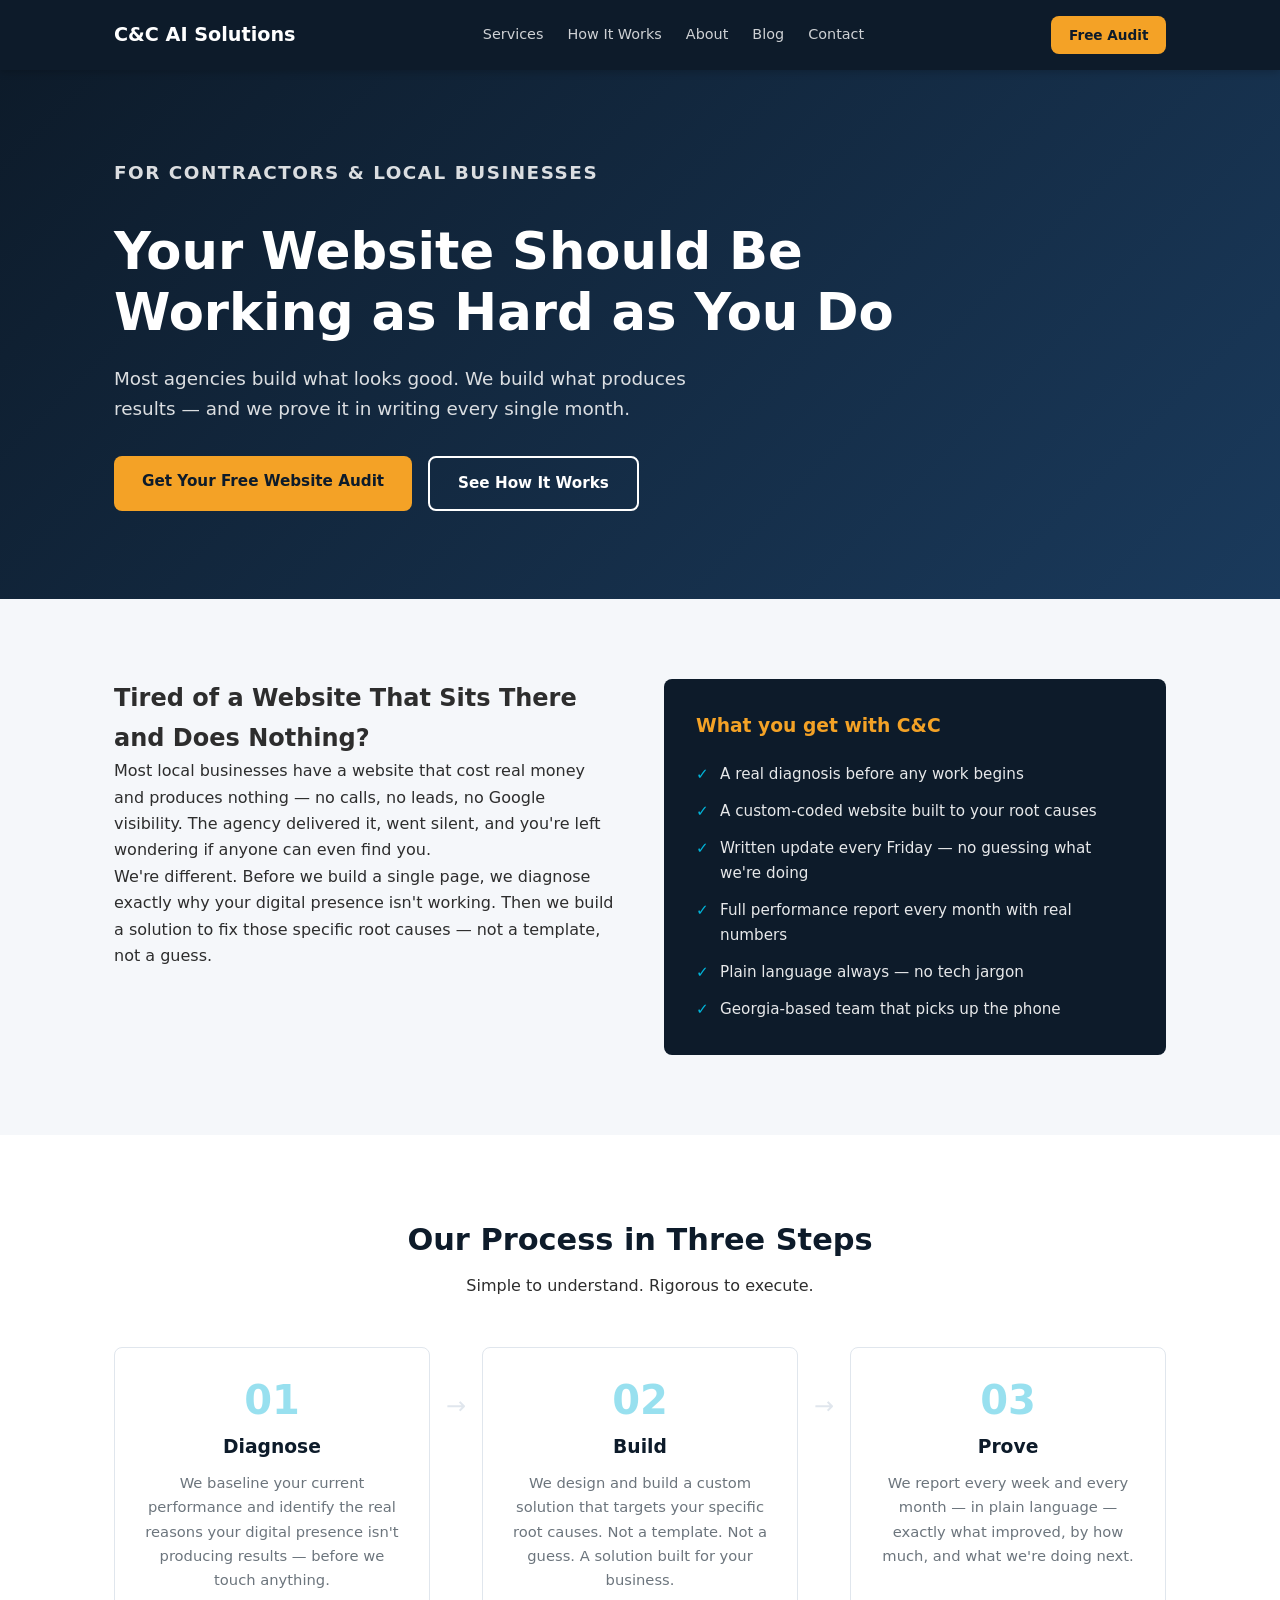
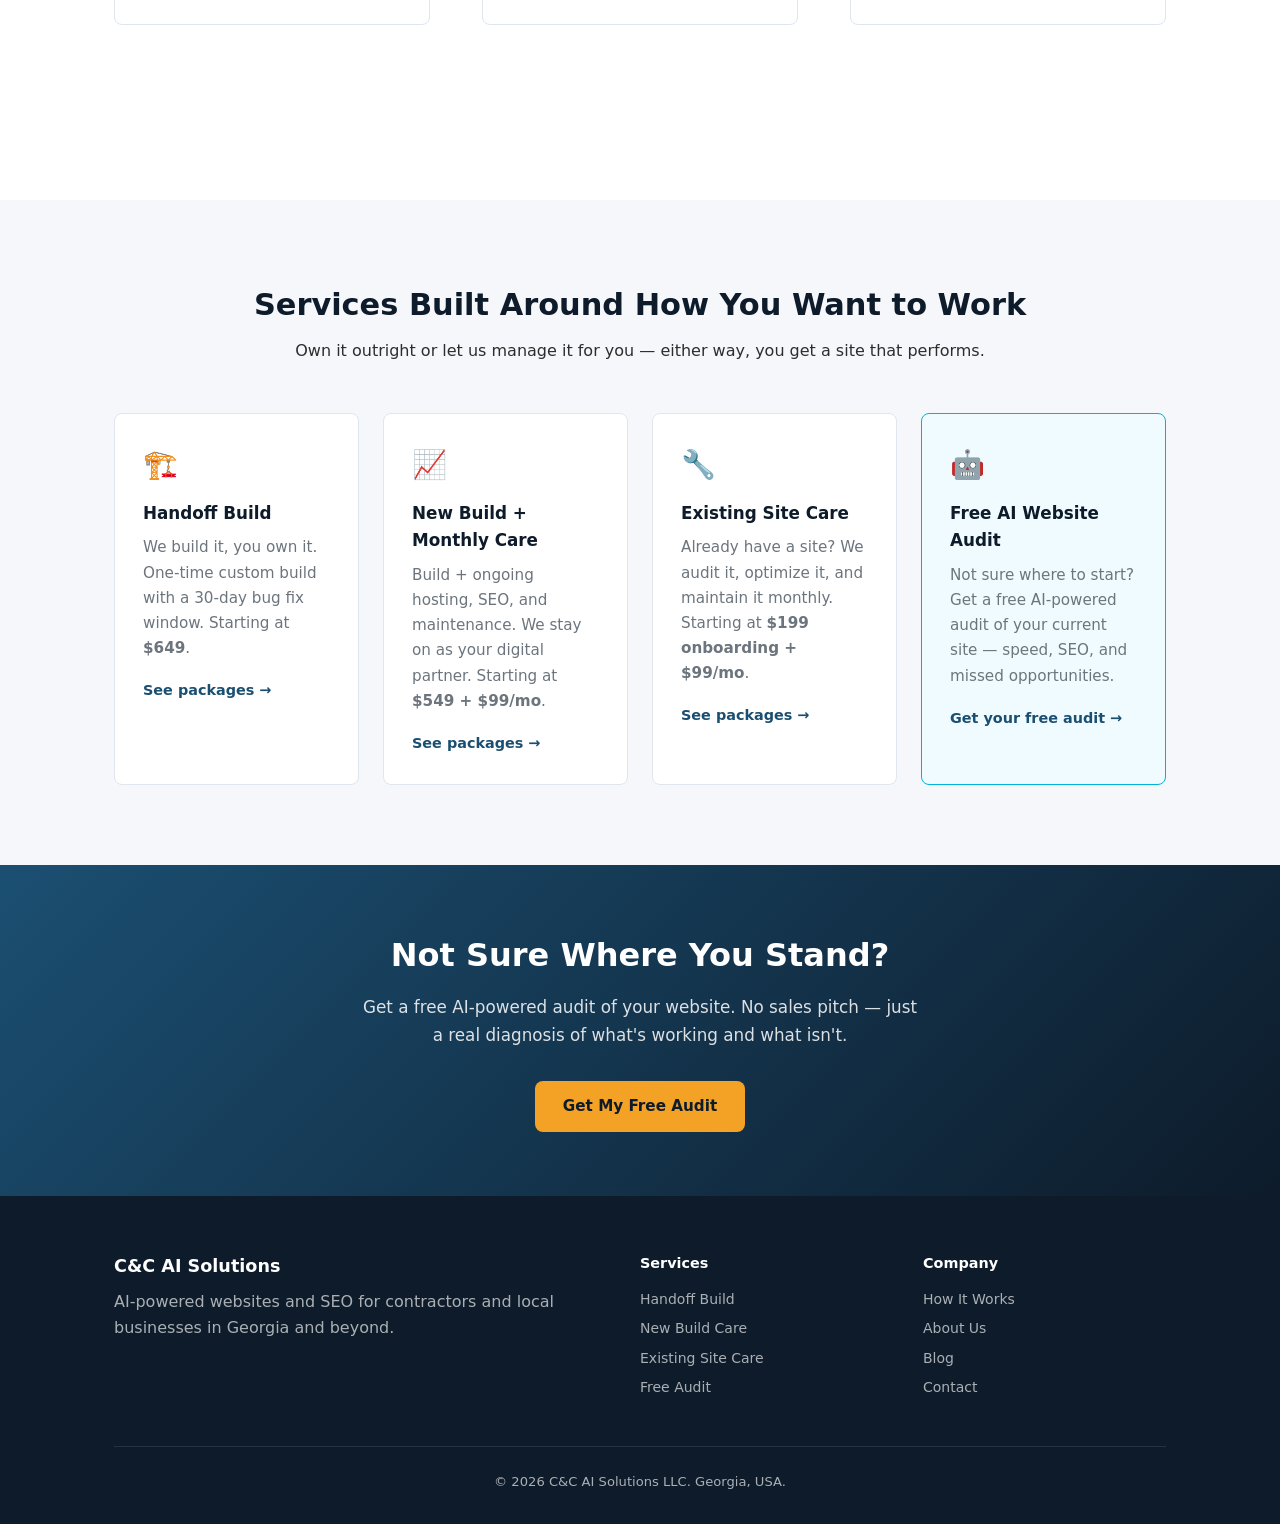
<file: index.html>
<!DOCTYPE html>
<html lang="en">
<head>
  <meta charset="UTF-8" />
  <meta name="viewport" content="width=device-width, initial-scale=1.0" />
  <meta name="description" content="C&C AI Solutions — AI-powered website builds, SEO, and digital marketing for contractors and local businesses in Georgia. Get your free website audit today." />
  <meta property="og:title" content="C&C AI Solutions — Websites That Produce Results" />
  <meta property="og:description" content="We diagnose before we build, prove results in writing every month, and serve local businesses that deserve serious digital work." />
  <meta property="og:url" content="https://cncaisolutions.com/" />
  <title>C&C AI Solutions — Websites That Produce Results</title>
  <link rel="stylesheet" href="style.css" />
</head>

  <header class="site-header">
    <div class="container">
      <a href="index.html" class="logo">C&amp;C AI Solutions</a>
      <nav id="main-nav">
        <a href="services.html">Services</a>
        <a href="process.html">How It Works</a>
        <a href="about.html">About</a>
        <a href="blog.html">Blog</a>
        <a href="contact.html">Contact</a>
        <a href="audit.html" class="btn btn-sm nav-audit">Free Audit</a>
      </nav>
      <div class="header-right">
        <a href="audit.html" class="btn btn-sm desktop-audit">Free Audit</a>
        <button class="hamburger" id="hamburger" aria-label="Open menu" aria-expanded="false">
          <span></span><span></span><span></span>
        </button>
      </div>
    </div>
  </header>

  <main>

    <!-- Hero -->
    <section class="hero">
      <div class="container">
        <p class="hero-eyebrow">For Contractors &amp; Local Businesses</p>
        <h1>Your Website Should Be<br>Working as Hard as You Do</h1>
        <p>Most agencies build what looks good. We build what produces results — and we prove it in writing every single month.</p>
        <div class="hero-ctas">
          <a href="audit.html" class="btn">Get Your Free Website Audit</a>
          <a href="process.html" class="btn btn-outline">See How It Works</a>
        </div>
      </div>
    </section>

    <!-- Problem/Solution -->
    <section class="section section-alt">
      <div class="container">
        <div class="two-col">
          <div>
            <h2>Tired of a Website That Sits There and Does Nothing?</h2>
            <p>Most local businesses have a website that cost real money and produces nothing — no calls, no leads, no Google visibility. The agency delivered it, went silent, and you're left wondering if anyone can even find you.</p>
            <p>We're different. Before we build a single page, we diagnose exactly why your digital presence isn't working. Then we build a solution to fix those specific root causes — not a template, not a guess.</p>
          </div>
          <div class="checklist-card">
            <h3>What you get with C&amp;C</h3>
            <ul class="checklist">
              <li>A real diagnosis before any work begins</li>
              <li>A custom-coded website built to your root causes</li>
              <li>Written update every Friday — no guessing what we're doing</li>
              <li>Full performance report every month with real numbers</li>
              <li>Plain language always — no tech jargon</li>
              <li>Georgia-based team that picks up the phone</li>
            </ul>
          </div>
        </div>
      </div>
    </section>

    <!-- 3-Step Process -->
    <section class="section">
      <div class="container">
        <div class="section-header">
          <h2>Our Process in Three Steps</h2>
          <p class="lead">Simple to understand. Rigorous to execute.</p>
        </div>
        <div class="steps">
          <div class="step">
            <div class="step-number">01</div>
            <h3>Diagnose</h3>
            <p>We baseline your current performance and identify the real reasons your digital presence isn't producing results — before we touch anything.</p>
          </div>
          <div class="step-arrow">→</div>
          <div class="step">
            <div class="step-number">02</div>
            <h3>Build</h3>
            <p>We design and build a custom solution that targets your specific root causes. Not a template. Not a guess. A solution built for your business.</p>
          </div>
          <div class="step-arrow">→</div>
          <div class="step">
            <div class="step-number">03</div>
            <h3>Prove</h3>
            <p>We report every week and every month — in plain language — exactly what improved, by how much, and what we're doing next.</p>
          </div>
        </div>
        <div style="text-align:center;margin-top:2.5rem;">
          <a href="process.html" class="btn btn-outline">See the Full Process</a>
        </div>
      </div>
    </section>

    <!-- Services Overview -->
    <section class="section section-alt">
      <div class="container">
        <div class="section-header">
          <h2>Services Built Around How You Want to Work</h2>
          <p class="lead">Own it outright or let us manage it for you — either way, you get a site that performs.</p>
        </div>
        <div class="card-grid">
          <div class="card">
            <div class="card-icon">🏗️</div>
            <h3>Handoff Build</h3>
            <p>We build it, you own it. One-time custom build with a 30-day bug fix window. Starting at <strong>$649</strong>.</p>
            <a href="services.html#handoff" class="card-link">See packages →</a>
          </div>
          <div class="card">
            <div class="card-icon">📈</div>
            <h3>New Build + Monthly Care</h3>
            <p>Build + ongoing hosting, SEO, and maintenance. We stay on as your digital partner. Starting at <strong>$549 + $99/mo</strong>.</p>
            <a href="services.html#subscription" class="card-link">See packages →</a>
          </div>
          <div class="card">
            <div class="card-icon">🔧</div>
            <h3>Existing Site Care</h3>
            <p>Already have a site? We audit it, optimize it, and maintain it monthly. Starting at <strong>$199 onboarding + $99/mo</strong>.</p>
            <a href="services.html#existing" class="card-link">See packages →</a>
          </div>
          <div class="card card-accent">
            <div class="card-icon">🤖</div>
            <h3>Free AI Website Audit</h3>
            <p>Not sure where to start? Get a free AI-powered audit of your current site — speed, SEO, and missed opportunities.</p>
            <a href="audit.html" class="card-link">Get your free audit →</a>
          </div>
        </div>
      </div>
    </section>

    <!-- CTA Banner -->
    <section class="cta-banner">
      <div class="container">
        <h2>Not Sure Where You Stand?</h2>
        <p>Get a free AI-powered audit of your website. No sales pitch — just a real diagnosis of what's working and what isn't.</p>
        <a href="audit.html" class="btn">Get My Free Audit</a>
      </div>
    </section>

  </main>

  <footer class="site-footer">
    <div class="container">
      <div class="footer-grid">
        <div>
          <p class="footer-brand">C&amp;C AI Solutions</p>
          <p>AI-powered websites and SEO for contractors and local businesses in Georgia and beyond.</p>
        </div>
        <div>
          <p class="footer-heading">Services</p>
          <a href="services.html#handoff">Handoff Build</a>
          <a href="services.html#subscription">New Build Care</a>
          <a href="services.html#existing">Existing Site Care</a>
          <a href="audit.html">Free Audit</a>
        </div>
        <div>
          <p class="footer-heading">Company</p>
          <a href="process.html">How It Works</a>
          <a href="about.html">About Us</a>
          <a href="blog.html">Blog</a>
          <a href="contact.html">Contact</a>
        </div>
      </div>
      <p class="footer-copy">&copy; 2026 C&amp;C AI Solutions LLC. Georgia, USA.</p>
    </div>
  </footer>

  <script src="nav.js"></script>
</body>
</html>
</file>
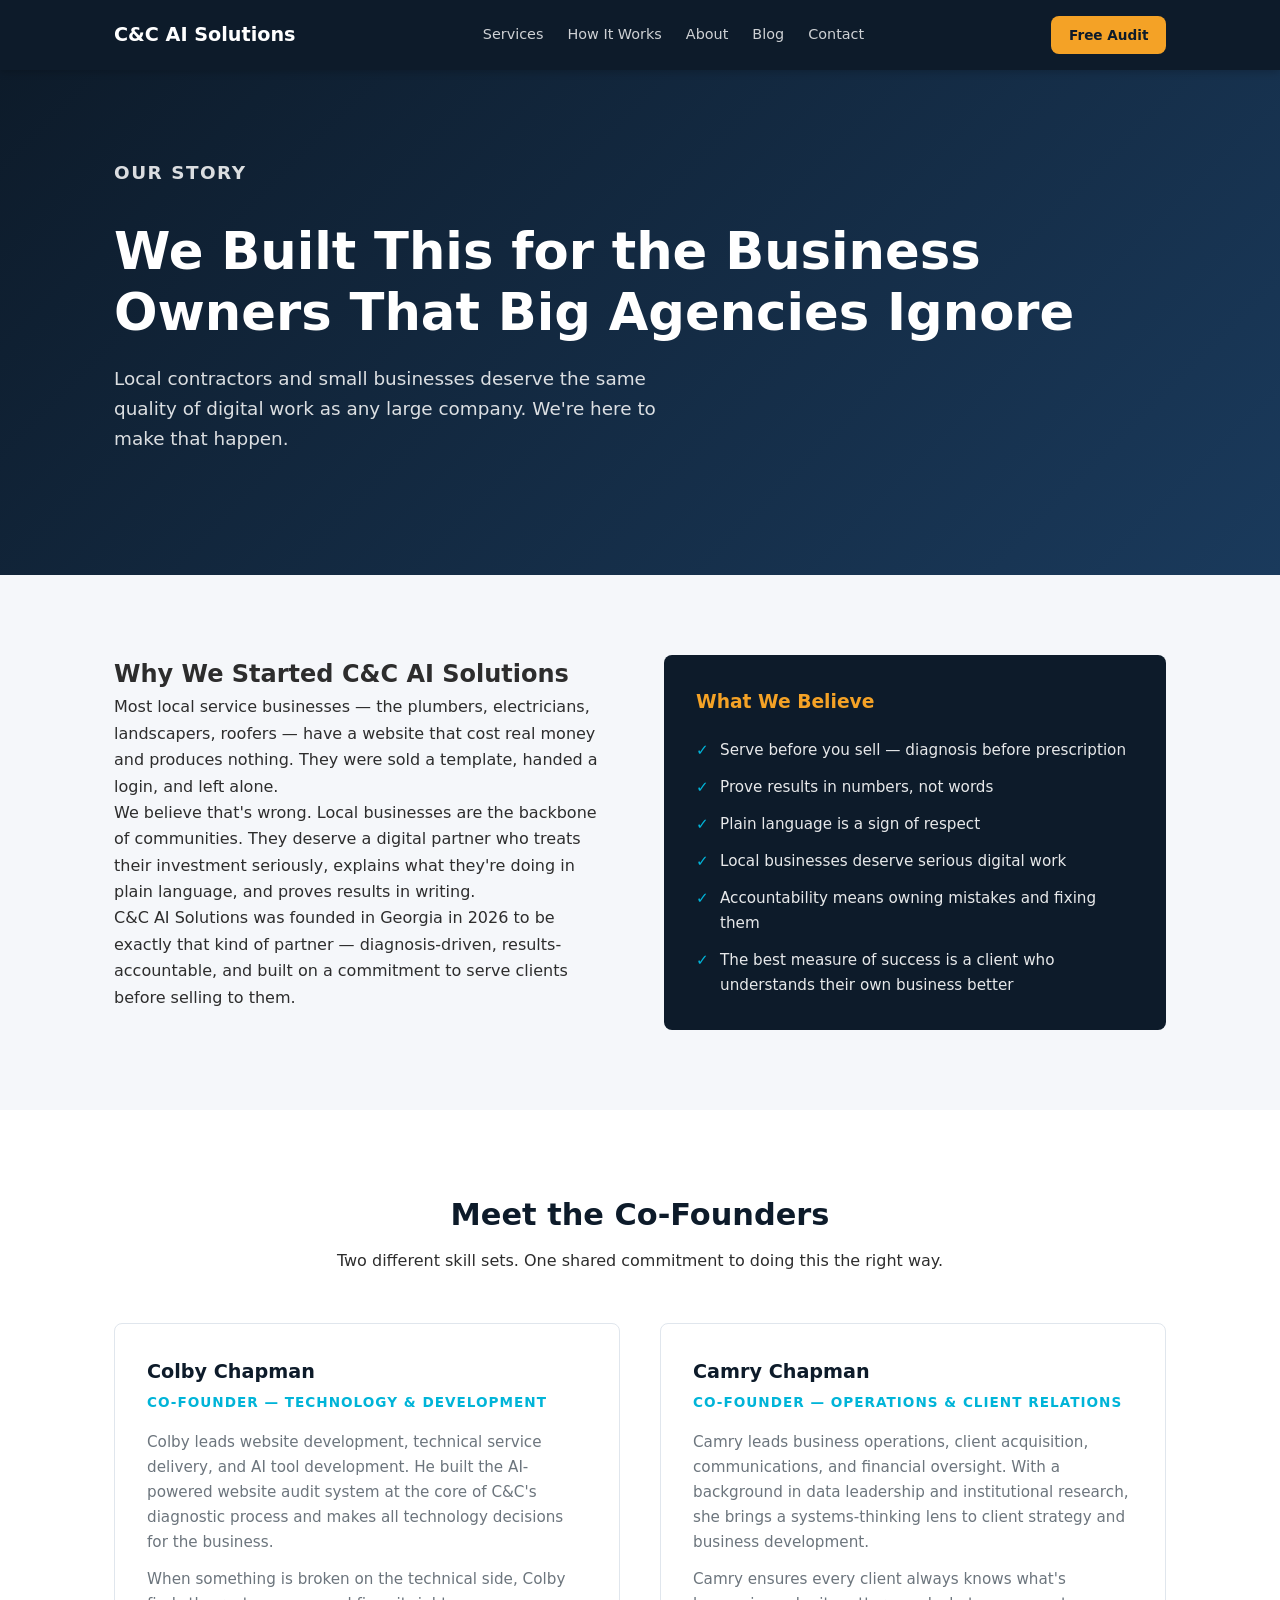
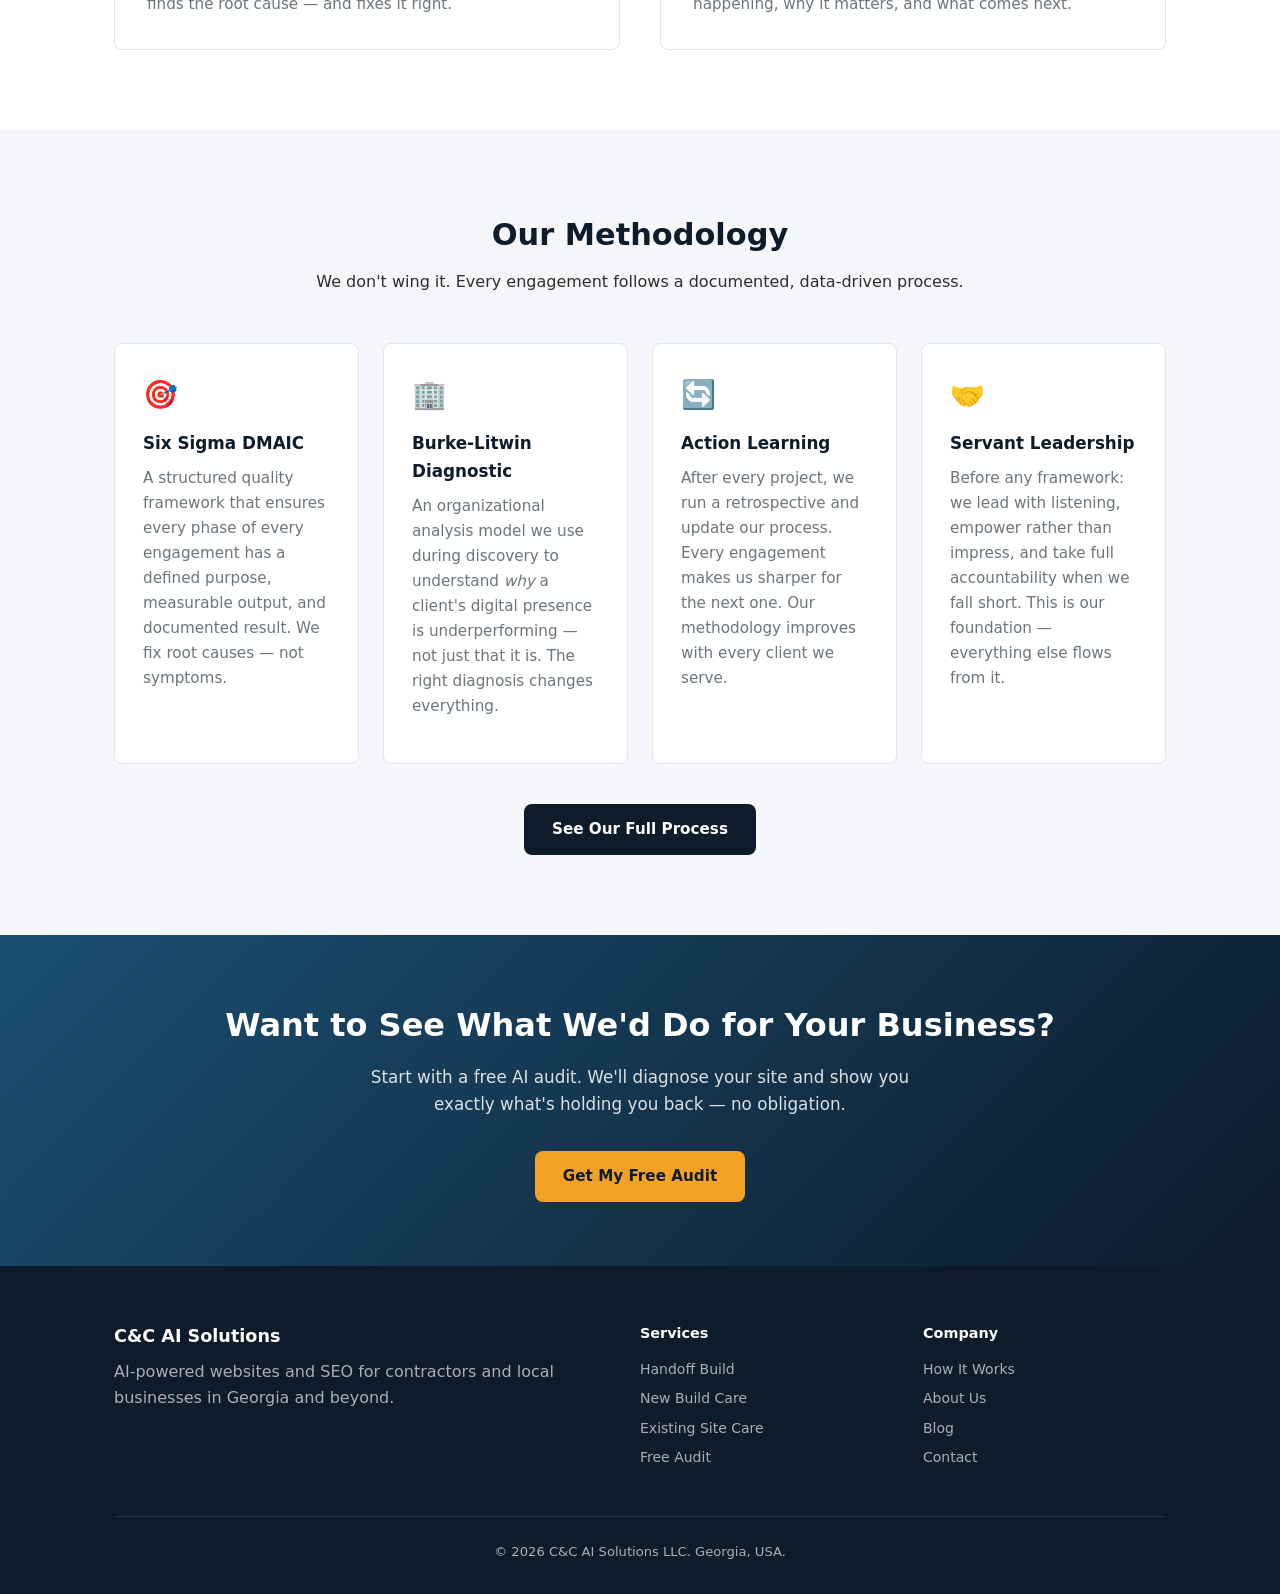
<file: about.html>
<!DOCTYPE html>
<html lang="en">
<head>
  <meta charset="UTF-8" />
  <meta name="viewport" content="width=device-width, initial-scale=1.0" />
  <meta name="description" content="About C&C AI Solutions — a Georgia-based AI and web development company founded by Colby and Camry Chapman." />
  <title>About | C&C AI Solutions</title>
  <link rel="stylesheet" href="style.css" />
</head>
<body>

  <header class="site-header">
    <div class="container">
      <a href="index.html" class="logo">C&amp;C AI Solutions</a>
      <nav id="main-nav">
        <a href="services.html">Services</a>
        <a href="process.html">How It Works</a>
        <a href="about.html">About</a>
        <a href="blog.html">Blog</a>
        <a href="contact.html">Contact</a>
        <a href="audit.html" class="btn btn-sm nav-audit">Free Audit</a>
      </nav>
      <div class="header-right">
        <a href="audit.html" class="btn btn-sm desktop-audit">Free Audit</a>
        <button class="hamburger" id="hamburger" aria-label="Open menu" aria-expanded="false">
          <span></span><span></span><span></span>
        </button>
      </div>
    </div>
  </header>

  <main>

    <section class="hero">
      <div class="container">
        <p class="hero-eyebrow">Our Story</p>
        <h1>We Built This for the Business Owners That Big Agencies Ignore</h1>
        <p>Local contractors and small businesses deserve the same quality of digital work as any large company. We're here to make that happen.</p>
      </div>
    </section>

    <!-- Mission -->
    <section class="section section-alt">
      <div class="container">
        <div class="two-col">
          <div>
            <h2>Why We Started C&amp;C AI Solutions</h2>
            <p>Most local service businesses — the plumbers, electricians, landscapers, roofers — have a website that cost real money and produces nothing. They were sold a template, handed a login, and left alone.</p>
            <p>We believe that's wrong. Local businesses are the backbone of communities. They deserve a digital partner who treats their investment seriously, explains what they're doing in plain language, and proves results in writing.</p>
            <p>C&amp;C AI Solutions was founded in Georgia in 2026 to be exactly that kind of partner — diagnosis-driven, results-accountable, and built on a commitment to serve clients before selling to them.</p>
          </div>
          <div class="checklist-card">
            <h3>What We Believe</h3>
            <ul class="checklist">
              <li>Serve before you sell — diagnosis before prescription</li>
              <li>Prove results in numbers, not words</li>
              <li>Plain language is a sign of respect</li>
              <li>Local businesses deserve serious digital work</li>
              <li>Accountability means owning mistakes and fixing them</li>
              <li>The best measure of success is a client who understands their own business better</li>
            </ul>
          </div>
        </div>
      </div>
    </section>

    <!-- Founders -->
    <section class="section">
      <div class="container">
        <div class="section-header">
          <h2>Meet the Co-Founders</h2>
          <p class="lead">Two different skill sets. One shared commitment to doing this the right way.</p>
        </div>
        <div class="founder-grid">

          <div class="founder-card">
            <h3>Colby Chapman</h3>
            <p class="founder-role">Co-Founder — Technology &amp; Development</p>
            <p>Colby leads website development, technical service delivery, and AI tool development. He built the AI-powered website audit system at the core of C&amp;C's diagnostic process and makes all technology decisions for the business.</p>
            <p style="margin-top:0.75rem;">When something is broken on the technical side, Colby finds the root cause — and fixes it right.</p>
          </div>

          <div class="founder-card">
            <h3>Camry Chapman</h3>
            <p class="founder-role">Co-Founder — Operations &amp; Client Relations</p>
            <p>Camry leads business operations, client acquisition, communications, and financial oversight. With a background in data leadership and institutional research, she brings a systems-thinking lens to client strategy and business development.</p>
            <p style="margin-top:0.75rem;">Camry ensures every client always knows what's happening, why it matters, and what comes next.</p>
          </div>

        </div>
      </div>
    </section>

    <!-- Methodology teaser -->
    <section class="section section-alt">
      <div class="container">
        <div class="section-header">
          <h2>Our Methodology</h2>
          <p class="lead">We don't wing it. Every engagement follows a documented, data-driven process.</p>
        </div>
        <div class="card-grid">
          <div class="card">
            <div class="card-icon">🎯</div>
            <h3>Six Sigma DMAIC</h3>
            <p>A structured quality framework that ensures every phase of every engagement has a defined purpose, measurable output, and documented result. We fix root causes — not symptoms.</p>
          </div>
          <div class="card">
            <div class="card-icon">🏢</div>
            <h3>Burke-Litwin Diagnostic</h3>
            <p>An organizational analysis model we use during discovery to understand <em>why</em> a client's digital presence is underperforming — not just that it is. The right diagnosis changes everything.</p>
          </div>
          <div class="card">
            <div class="card-icon">🔄</div>
            <h3>Action Learning</h3>
            <p>After every project, we run a retrospective and update our process. Every engagement makes us sharper for the next one. Our methodology improves with every client we serve.</p>
          </div>
          <div class="card">
            <div class="card-icon">🤝</div>
            <h3>Servant Leadership</h3>
            <p>Before any framework: we lead with listening, empower rather than impress, and take full accountability when we fall short. This is our foundation — everything else flows from it.</p>
          </div>
        </div>
        <div style="text-align:center;margin-top:2.5rem;">
          <a href="process.html" class="btn btn-navy">See Our Full Process</a>
        </div>
      </div>
    </section>

    <section class="cta-banner">
      <div class="container">
        <h2>Want to See What We'd Do for Your Business?</h2>
        <p>Start with a free AI audit. We'll diagnose your site and show you exactly what's holding you back — no obligation.</p>
        <a href="audit.html" class="btn">Get My Free Audit</a>
      </div>
    </section>

  </main>

  <footer class="site-footer">
    <div class="container">
      <div class="footer-grid">
        <div>
          <p class="footer-brand">C&amp;C AI Solutions</p>
          <p>AI-powered websites and SEO for contractors and local businesses in Georgia and beyond.</p>
        </div>
        <div>
          <p class="footer-heading">Services</p>
          <a href="services.html#handoff">Handoff Build</a>
          <a href="services.html#subscription">New Build Care</a>
          <a href="services.html#existing">Existing Site Care</a>
          <a href="audit.html">Free Audit</a>
        </div>
        <div>
          <p class="footer-heading">Company</p>
          <a href="process.html">How It Works</a>
          <a href="about.html">About Us</a>
          <a href="blog.html">Blog</a>
          <a href="contact.html">Contact</a>
        </div>
      </div>
      <p class="footer-copy">&copy; 2026 C&amp;C AI Solutions LLC. Georgia, USA.</p>
    </div>
  </footer>

  <script src="nav.js"></script>
</body>
</html>
</file>
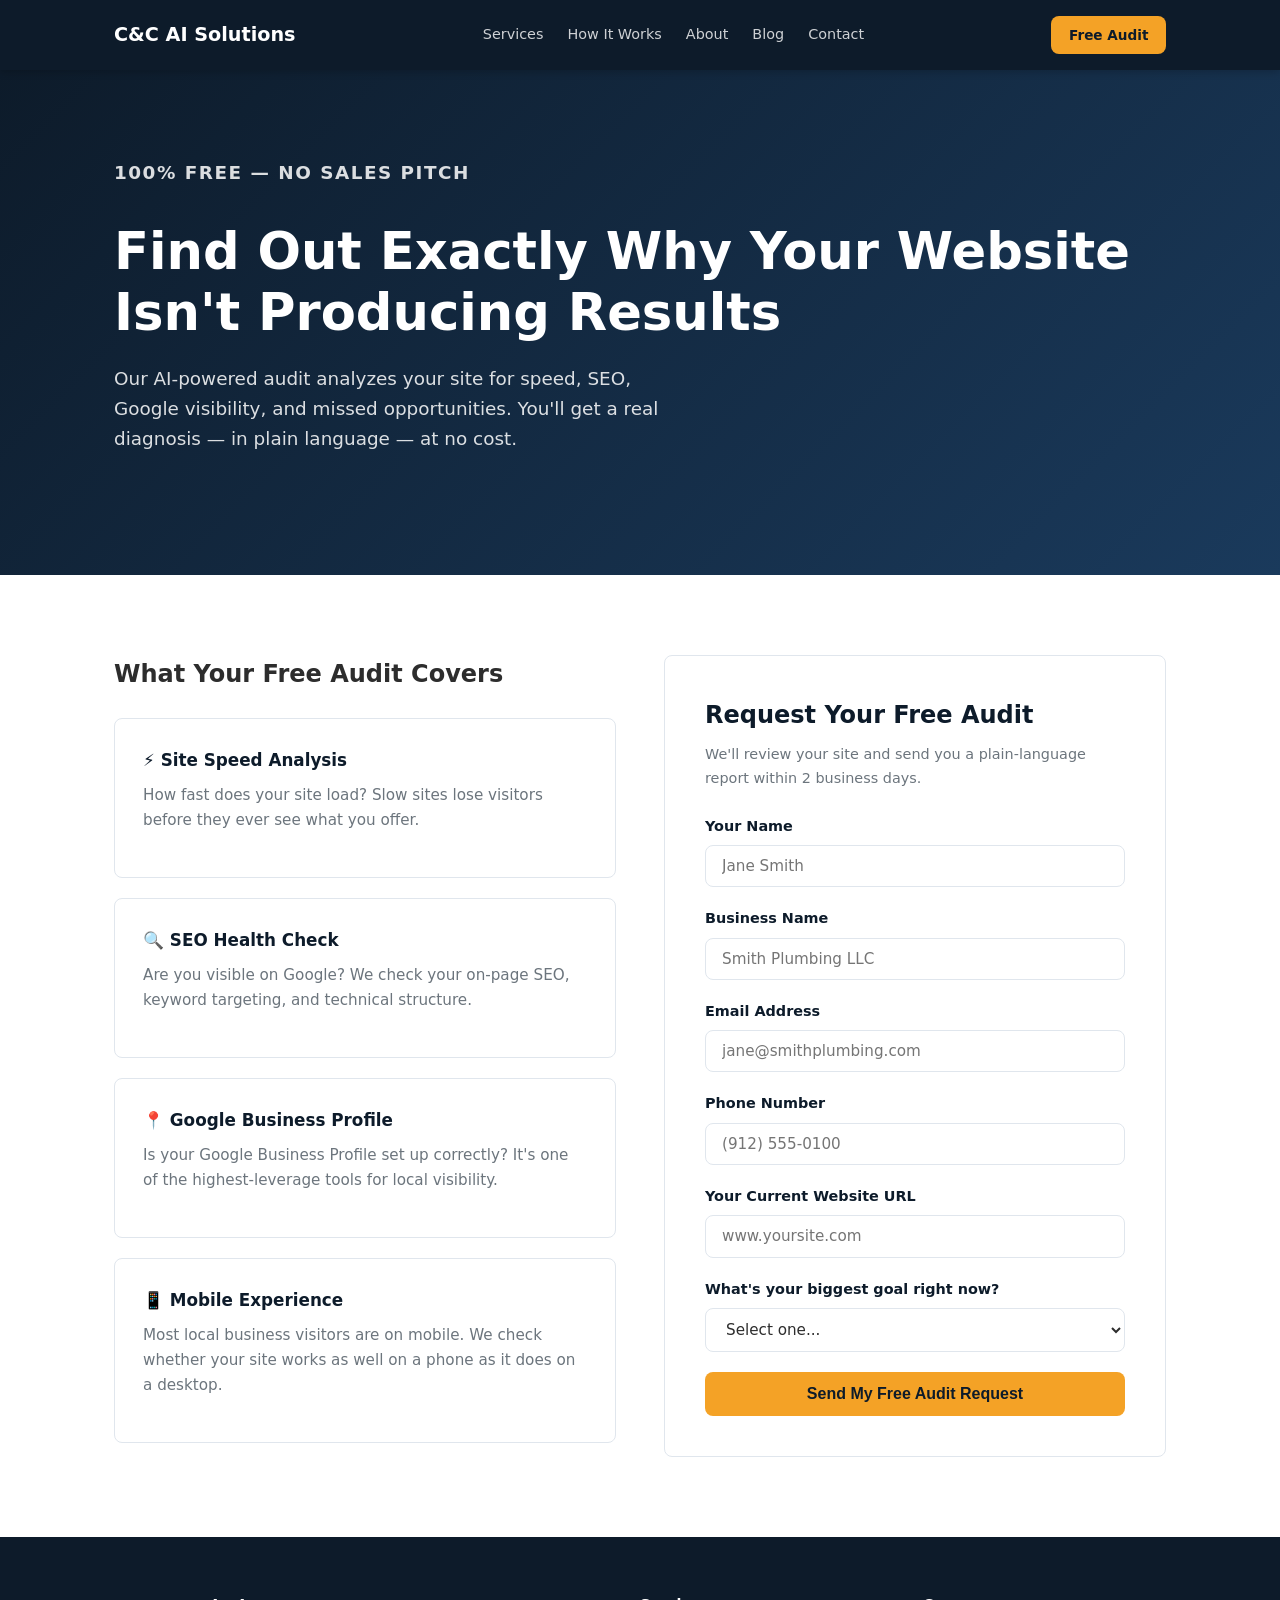
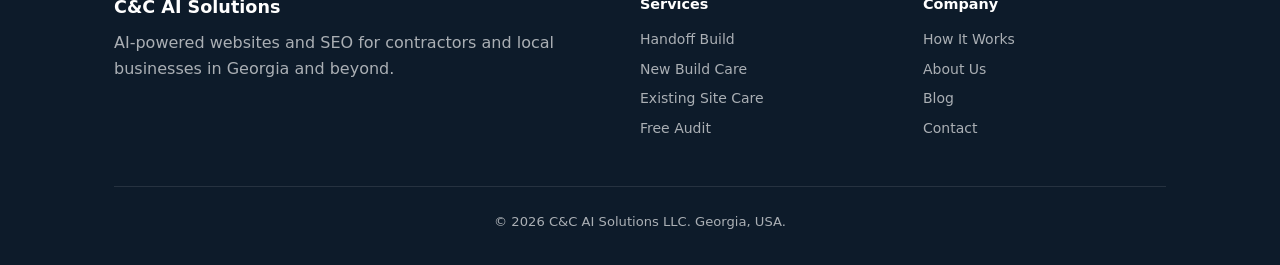
<file: audit.html>
<!DOCTYPE html>
<html lang="en">
<head>
  <meta charset="UTF-8" />
  <meta name="viewport" content="width=device-width, initial-scale=1.0" />
  <meta name="description" content="Get a free AI-powered website audit from C&C AI Solutions — speed, SEO, and missed opportunities diagnosed for free." />
  <title>Free Website Audit | C&C AI Solutions</title>
  <link rel="stylesheet" href="style.css" />
</head>
<body>

  <header class="site-header">
    <div class="container">
      <a href="index.html" class="logo">C&amp;C AI Solutions</a>
      <nav id="main-nav">
        <a href="services.html">Services</a>
        <a href="process.html">How It Works</a>
        <a href="about.html">About</a>
        <a href="blog.html">Blog</a>
        <a href="contact.html">Contact</a>
        <a href="audit.html" class="btn btn-sm nav-audit">Free Audit</a>
      </nav>
      <div class="header-right">
        <a href="audit.html" class="btn btn-sm desktop-audit">Free Audit</a>
        <button class="hamburger" id="hamburger" aria-label="Open menu" aria-expanded="false">
          <span></span><span></span><span></span>
        </button>
      </div>
    </div>
  </header>

  <main>

    <section class="hero">
      <div class="container">
        <p class="hero-eyebrow">100% Free — No Sales Pitch</p>
        <h1>Find Out Exactly Why Your Website Isn't Producing Results</h1>
        <p>Our AI-powered audit analyzes your site for speed, SEO, Google visibility, and missed opportunities. You'll get a real diagnosis — in plain language — at no cost.</p>
      </div>
    </section>

    <section class="section">
      <div class="container">
        <div class="two-col">

          <div>
            <h2>What Your Free Audit Covers</h2>
            <div style="margin-top:1.5rem;display:flex;flex-direction:column;gap:1.25rem;">
              <div class="card">
                <h3>⚡ Site Speed Analysis</h3>
                <p>How fast does your site load? Slow sites lose visitors before they ever see what you offer.</p>
              </div>
              <div class="card">
                <h3>🔍 SEO Health Check</h3>
                <p>Are you visible on Google? We check your on-page SEO, keyword targeting, and technical structure.</p>
              </div>
              <div class="card">
                <h3>📍 Google Business Profile</h3>
                <p>Is your Google Business Profile set up correctly? It's one of the highest-leverage tools for local visibility.</p>
              </div>
              <div class="card">
                <h3>📱 Mobile Experience</h3>
                <p>Most local business visitors are on mobile. We check whether your site works as well on a phone as it does on a desktop.</p>
              </div>
            </div>
          </div>

          <div>
            <div class="form-card">
              <h2 style="color:var(--navy);margin-bottom:0.5rem;">Request Your Free Audit</h2>
              <p style="color:var(--muted);font-size:0.9rem;margin-bottom:1.5rem;">We'll review your site and send you a plain-language report within 2 business days.</p>
              <form action="https://docs.google.com/forms/d/e/1FAIpQLScdSSAc-4VBuZbkBr5tDtH801m5rvGQ4Cy7kHdrDw1rzaMfig/formResponse" method="POST" target="hidden_iframe" onsubmit="showAuditThanks()">
                <div class="form-group">
                  <label for="name">Your Name</label>
                  <input type="text" id="name" name="entry.216941808" placeholder="Jane Smith" required />
                </div>
                <div class="form-group">
                  <label for="business">Business Name</label>
                  <input type="text" id="business" name="entry.560779542" placeholder="Smith Plumbing LLC" required />
                </div>
                <div class="form-group">
                  <label for="email">Email Address</label>
                  <input type="email" id="email" name="entry.1976563099" placeholder="jane@smithplumbing.com" required />
                </div>
                <div class="form-group">
                  <label for="phone">Phone Number</label>
                  <input type="tel" id="phone" name="entry.1360285275" placeholder="(912) 555-0100" />
                </div>
                <div class="form-group">
                  <label for="website">Your Current Website URL</label>
                  <input type="text" id="website" name="entry.632530509" placeholder="www.yoursite.com" />
                </div>
                <div class="form-group">
                  <label for="goal">What's your biggest goal right now?</label>
                  <select id="goal" name="entry.1180287783">
                    <option value="">Select one...</option>
                    <option>Get more calls / leads from Google</option>
                    <option>Improve my Google ranking</option>
                    <option>Build a new website</option>
                    <option>Fix my existing site</option>
                    <option>I'm not sure — I just know something's not working</option>
                  </select>
                </div>
                <button type="submit" class="btn" style="width:100%;text-align:center;border:none;cursor:pointer;font-size:1rem;">Send My Free Audit Request</button>
              </form>
              <div id="audit-thanks" style="display:none;background:#f0fbff;border:1px solid var(--accent);border-radius:var(--radius);padding:1.5rem;margin-top:1rem;">
                <strong style="color:var(--navy);">✓ Request received!</strong>
                <p style="color:var(--muted);font-size:0.9rem;margin-top:0.4rem;">We'll review your site and send you a plain-language report within 2 business days.</p>
              </div>
            </div>
          </div>
          <iframe name="hidden_iframe" style="display:none;"></iframe>
          <script>function showAuditThanks(){ setTimeout(function(){ document.getElementById('audit-thanks').style.display='block'; document.querySelector('#audit-thanks').closest('.form-card').querySelector('form').style.display='none'; }, 500); }</script>

        </div>
      </div>
    </section>

  </main>

  <footer class="site-footer">
    <div class="container">
      <div class="footer-grid">
        <div>
          <p class="footer-brand">C&amp;C AI Solutions</p>
          <p>AI-powered websites and SEO for contractors and local businesses in Georgia and beyond.</p>
        </div>
        <div>
          <p class="footer-heading">Services</p>
          <a href="services.html#handoff">Handoff Build</a>
          <a href="services.html#subscription">New Build Care</a>
          <a href="services.html#existing">Existing Site Care</a>
          <a href="audit.html">Free Audit</a>
        </div>
        <div>
          <p class="footer-heading">Company</p>
          <a href="process.html">How It Works</a>
          <a href="about.html">About Us</a>
          <a href="blog.html">Blog</a>
          <a href="contact.html">Contact</a>
        </div>
      </div>
      <p class="footer-copy">&copy; 2026 C&amp;C AI Solutions LLC. Georgia, USA.</p>
    </div>
  </footer>

  <script src="nav.js"></script>
</body>
</html>
</file>
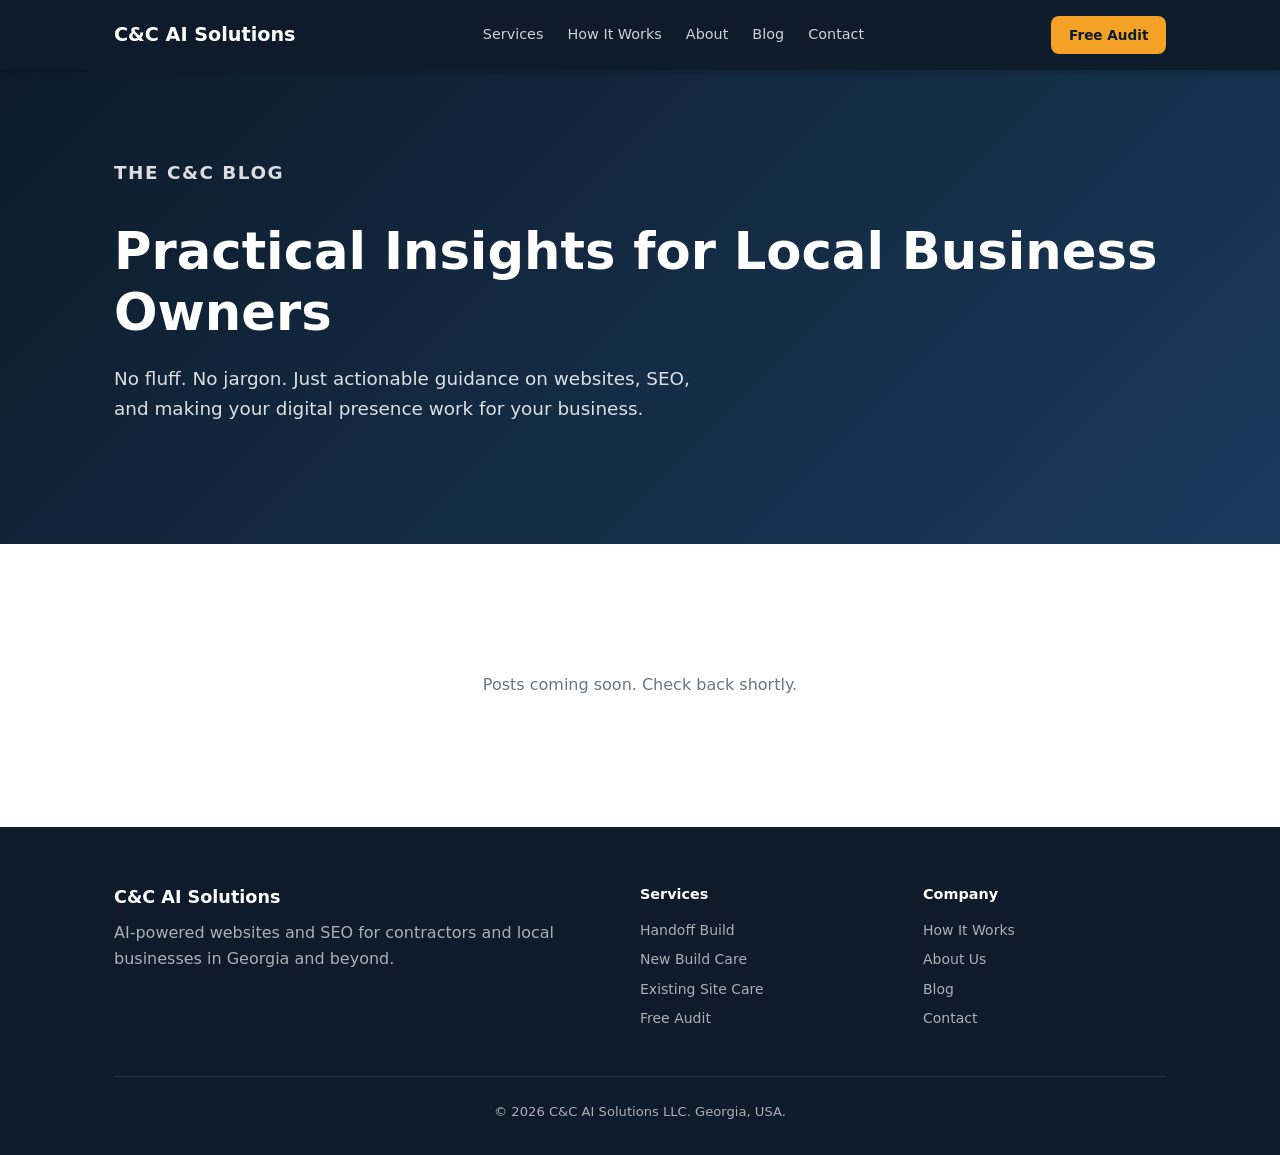
<file: blog.html>
<!DOCTYPE html>
<html lang="en">
<head>
  <meta charset="UTF-8" />
  <meta name="viewport" content="width=device-width, initial-scale=1.0" />
  <meta name="description" content="C&C AI Solutions blog — practical insights on websites, SEO, and digital marketing for local businesses and contractors." />
  <title>Blog | C&C AI Solutions</title>
  <link rel="stylesheet" href="style.css" />
</head>
<body>

  <header class="site-header">
    <div class="container">
      <a href="index.html" class="logo">C&amp;C AI Solutions</a>
      <nav id="main-nav">
        <a href="services.html">Services</a>
        <a href="process.html">How It Works</a>
        <a href="about.html">About</a>
        <a href="blog.html">Blog</a>
        <a href="contact.html">Contact</a>
        <a href="audit.html" class="btn btn-sm nav-audit">Free Audit</a>
      </nav>
      <div class="header-right">
        <a href="audit.html" class="btn btn-sm desktop-audit">Free Audit</a>
        <button class="hamburger" id="hamburger" aria-label="Open menu" aria-expanded="false">
          <span></span><span></span><span></span>
        </button>
      </div>
    </div>
  </header>

  <main>

    <section class="hero">
      <div class="container">
        <p class="hero-eyebrow">The C&amp;C Blog</p>
        <h1>Practical Insights for Local Business Owners</h1>
        <p>No fluff. No jargon. Just actionable guidance on websites, SEO, and making your digital presence work for your business.</p>
      </div>
    </section>

    <section class="section">
      <div class="container" style="max-width:760px;">

        <!-- Post cards — copy this block for each new post -->
        <!--
        <div class="post-card">
          <p class="post-meta">June 10, 2026 &middot; SEO</p>
          <h3><a href="posts/your-post-slug.html">Post Title Here</a></h3>
          <p>Short description of the post — 1-2 sentences that tell the reader what they'll learn.</p>
        </div>
        -->

        <p style="color:var(--muted);text-align:center;padding:3rem 0;">Posts coming soon. Check back shortly.</p>

      </div>
    </section>

  </main>

  <footer class="site-footer">
    <div class="container">
      <div class="footer-grid">
        <div>
          <p class="footer-brand">C&amp;C AI Solutions</p>
          <p>AI-powered websites and SEO for contractors and local businesses in Georgia and beyond.</p>
        </div>
        <div>
          <p class="footer-heading">Services</p>
          <a href="services.html#handoff">Handoff Build</a>
          <a href="services.html#subscription">New Build Care</a>
          <a href="services.html#existing">Existing Site Care</a>
          <a href="audit.html">Free Audit</a>
        </div>
        <div>
          <p class="footer-heading">Company</p>
          <a href="process.html">How It Works</a>
          <a href="about.html">About Us</a>
          <a href="blog.html">Blog</a>
          <a href="contact.html">Contact</a>
        </div>
      </div>
      <p class="footer-copy">&copy; 2026 C&amp;C AI Solutions LLC. Georgia, USA.</p>
    </div>
  </footer>

  <script src="nav.js"></script>
</body>
</html>
</file>
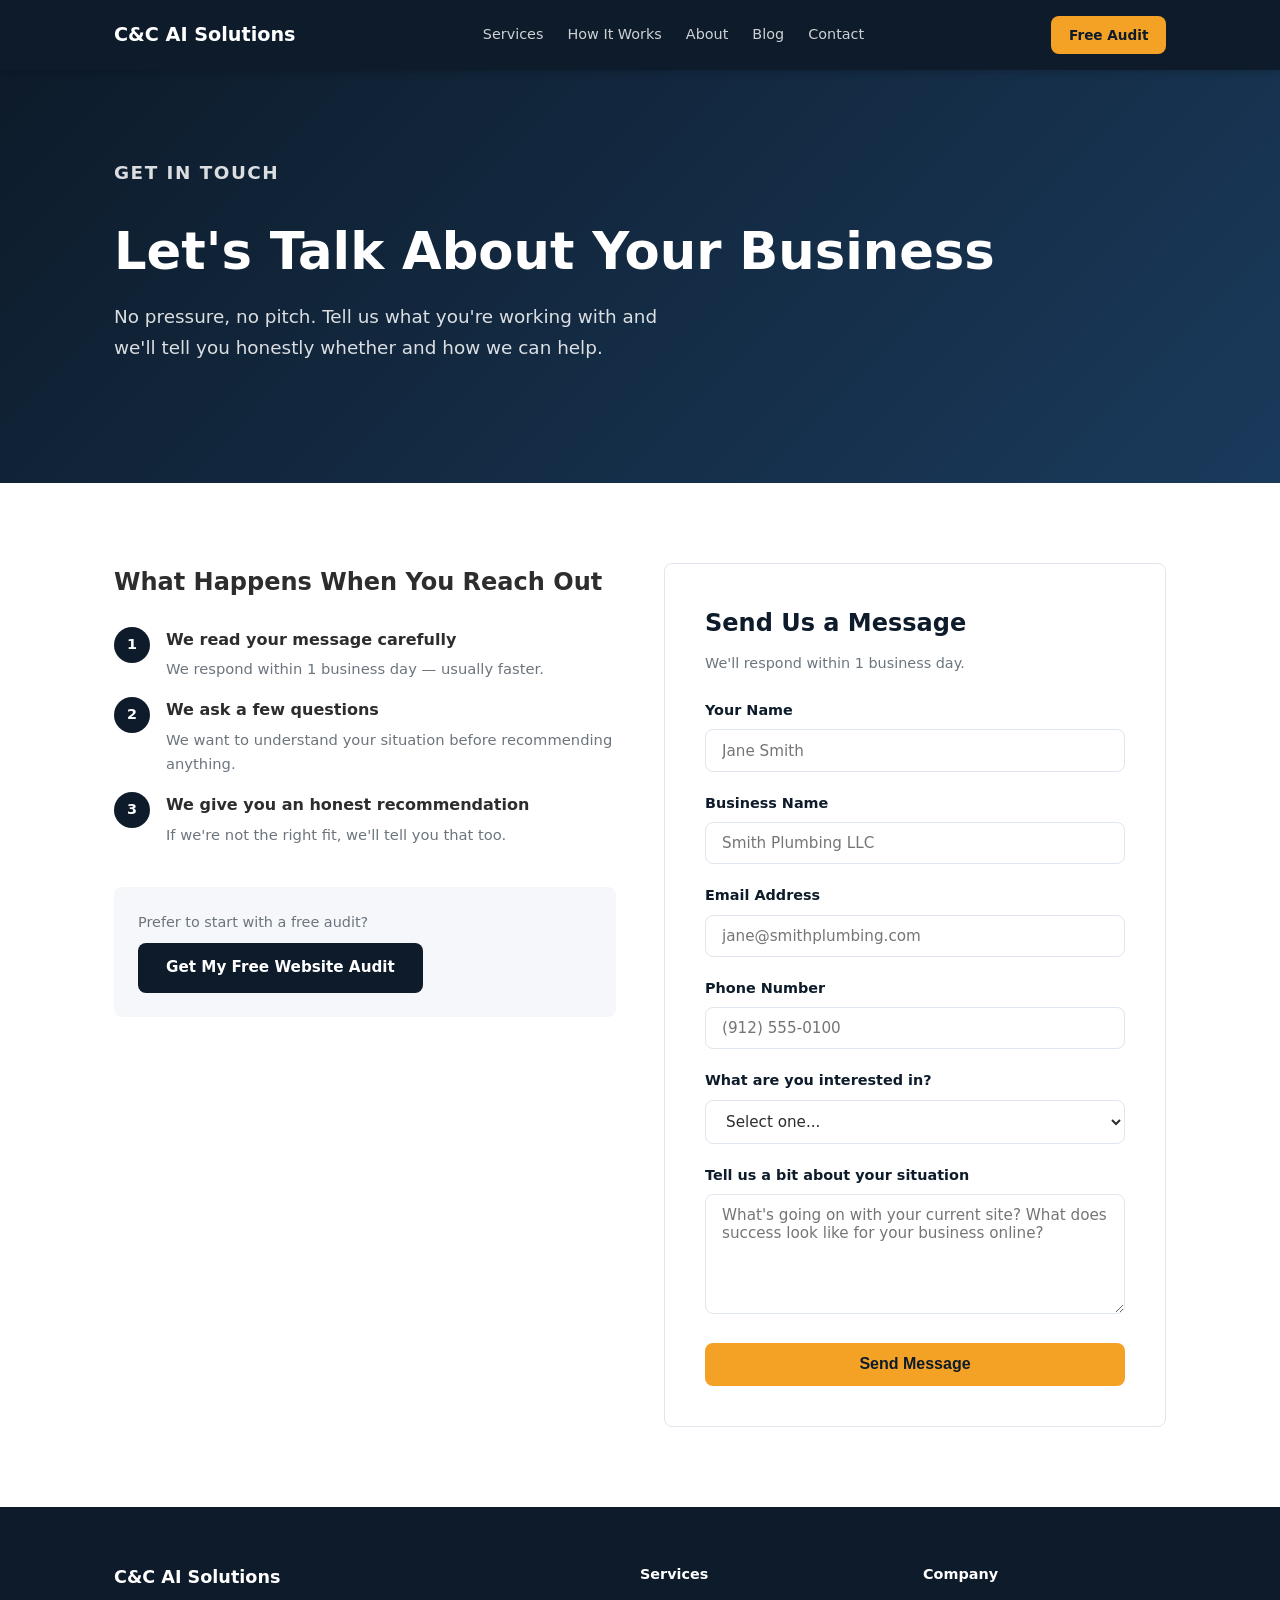
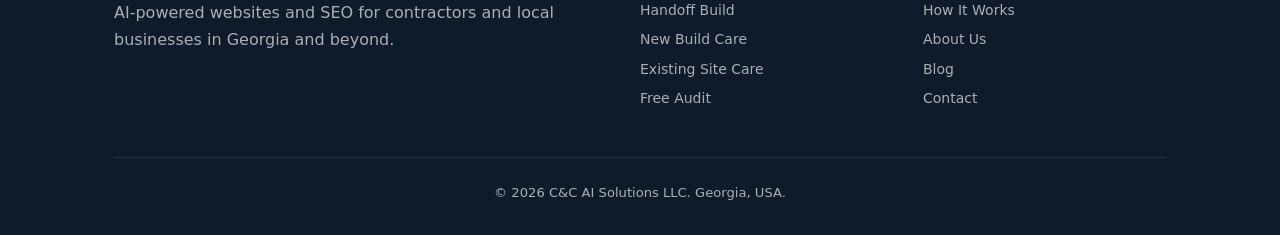
<file: contact.html>
<!DOCTYPE html>
<html lang="en">
<head>
  <meta charset="UTF-8" />
  <meta name="viewport" content="width=device-width, initial-scale=1.0" />
  <meta name="description" content="Contact C&C AI Solutions — let's talk about your website and digital marketing needs." />
  <title>Contact | C&C AI Solutions</title>
  <link rel="stylesheet" href="style.css" />
</head>
<body>

  <header class="site-header">
    <div class="container">
      <a href="index.html" class="logo">C&amp;C AI Solutions</a>
      <nav id="main-nav">
        <a href="services.html">Services</a>
        <a href="process.html">How It Works</a>
        <a href="about.html">About</a>
        <a href="blog.html">Blog</a>
        <a href="contact.html">Contact</a>
        <a href="audit.html" class="btn btn-sm nav-audit">Free Audit</a>
      </nav>
      <div class="header-right">
        <a href="audit.html" class="btn btn-sm desktop-audit">Free Audit</a>
        <button class="hamburger" id="hamburger" aria-label="Open menu" aria-expanded="false">
          <span></span><span></span><span></span>
        </button>
      </div>
    </div>
  </header>

  <main>

    <section class="hero">
      <div class="container">
        <p class="hero-eyebrow">Get in Touch</p>
        <h1>Let's Talk About Your Business</h1>
        <p>No pressure, no pitch. Tell us what you're working with and we'll tell you honestly whether and how we can help.</p>
      </div>
    </section>

    <section class="section">
      <div class="container">
        <div class="two-col">

          <div>
            <h2>What Happens When You Reach Out</h2>
            <div style="margin-top:1.5rem;display:flex;flex-direction:column;gap:1rem;">
              <div style="display:flex;gap:1rem;align-items:flex-start;">
                <div style="background:var(--navy);color:var(--white);border-radius:50%;width:36px;height:36px;display:flex;align-items:center;justify-content:center;font-weight:700;font-size:0.9rem;flex-shrink:0;">1</div>
                <div>
                  <strong>We read your message carefully</strong>
                  <p style="color:var(--muted);font-size:0.92rem;margin-top:0.25rem;">We respond within 1 business day — usually faster.</p>
                </div>
              </div>
              <div style="display:flex;gap:1rem;align-items:flex-start;">
                <div style="background:var(--navy);color:var(--white);border-radius:50%;width:36px;height:36px;display:flex;align-items:center;justify-content:center;font-weight:700;font-size:0.9rem;flex-shrink:0;">2</div>
                <div>
                  <strong>We ask a few questions</strong>
                  <p style="color:var(--muted);font-size:0.92rem;margin-top:0.25rem;">We want to understand your situation before recommending anything.</p>
                </div>
              </div>
              <div style="display:flex;gap:1rem;align-items:flex-start;">
                <div style="background:var(--navy);color:var(--white);border-radius:50%;width:36px;height:36px;display:flex;align-items:center;justify-content:center;font-weight:700;font-size:0.9rem;flex-shrink:0;">3</div>
                <div>
                  <strong>We give you an honest recommendation</strong>
                  <p style="color:var(--muted);font-size:0.92rem;margin-top:0.25rem;">If we're not the right fit, we'll tell you that too.</p>
                </div>
              </div>
            </div>

            <div style="margin-top:2.5rem;padding:1.5rem;background:var(--light);border-radius:var(--radius);">
              <p style="font-size:0.9rem;color:var(--muted);margin-bottom:0.5rem;">Prefer to start with a free audit?</p>
              <a href="audit.html" class="btn btn-navy">Get My Free Website Audit</a>
            </div>
          </div>

          <div>
            <div class="form-card">
              <h2 style="color:var(--navy);margin-bottom:0.5rem;">Send Us a Message</h2>
              <p style="color:var(--muted);font-size:0.9rem;margin-bottom:1.5rem;">We'll respond within 1 business day.</p>
              <form action="https://docs.google.com/forms/d/e/1FAIpQLSeTJd41vK1SmqmO2H-xihHrLkGOGL7-1a-i6suQMVGNGWU1KA/formResponse" method="POST" target="hidden_iframe" onsubmit="showContactThanks()">
                <div class="form-group">
                  <label for="name">Your Name</label>
                  <input type="text" id="name" name="entry.48252393" placeholder="Jane Smith" required />
                </div>
                <div class="form-group">
                  <label for="business">Business Name</label>
                  <input type="text" id="business" name="entry.499815263" placeholder="Smith Plumbing LLC" />
                </div>
                <div class="form-group">
                  <label for="email">Email Address</label>
                  <input type="email" id="email" name="entry.723187108" placeholder="jane@smithplumbing.com" required />
                </div>
                <div class="form-group">
                  <label for="phone">Phone Number</label>
                  <input type="tel" id="phone" name="entry.950459486" placeholder="(912) 555-0100" />
                </div>
                <div class="form-group">
                  <label for="service">What are you interested in?</label>
                  <select id="service" name="entry.1384690566">
                    <option value="">Select one...</option>
                    <option>New Website Build</option>
                    <option>Monthly Care Plan</option>
                    <option>Help with an Existing Site</option>
                    <option>SEO Services</option>
                    <option>Free Website Audit</option>
                    <option>Just exploring — not sure yet</option>
                  </select>
                </div>
                <div class="form-group">
                  <label for="message">Tell us a bit about your situation</label>
                  <textarea id="message" name="entry.566534288" placeholder="What's going on with your current site? What does success look like for your business online?"></textarea>
                </div>
                <button type="submit" class="btn" style="width:100%;text-align:center;border:none;cursor:pointer;font-size:1rem;">Send Message</button>
              </form>
              <div id="contact-thanks" style="display:none;background:#f0fbff;border:1px solid var(--accent);border-radius:var(--radius);padding:1.5rem;margin-top:1rem;">
                <strong style="color:var(--navy);">✓ Message received!</strong>
                <p style="color:var(--muted);font-size:0.9rem;margin-top:0.4rem;">We'll get back to you within 1 business day.</p>
              </div>
            </div>
          </div>
          <iframe name="hidden_iframe" style="display:none;"></iframe>
          <script>function showContactThanks(){ setTimeout(function(){ document.getElementById('contact-thanks').style.display='block'; document.querySelector('#contact-thanks').closest('.form-card').querySelector('form').style.display='none'; }, 500); }</script>

        </div>
      </div>
    </section>

  </main>

  <footer class="site-footer">
    <div class="container">
      <div class="footer-grid">
        <div>
          <p class="footer-brand">C&amp;C AI Solutions</p>
          <p>AI-powered websites and SEO for contractors and local businesses in Georgia and beyond.</p>
        </div>
        <div>
          <p class="footer-heading">Services</p>
          <a href="services.html#handoff">Handoff Build</a>
          <a href="services.html#subscription">New Build Care</a>
          <a href="services.html#existing">Existing Site Care</a>
          <a href="audit.html">Free Audit</a>
        </div>
        <div>
          <p class="footer-heading">Company</p>
          <a href="process.html">How It Works</a>
          <a href="about.html">About Us</a>
          <a href="blog.html">Blog</a>
          <a href="contact.html">Contact</a>
        </div>
      </div>
      <p class="footer-copy">&copy; 2026 C&amp;C AI Solutions LLC. Georgia, USA.</p>
    </div>
  </footer>

  <script src="nav.js"></script>
</body>
</html>
</file>
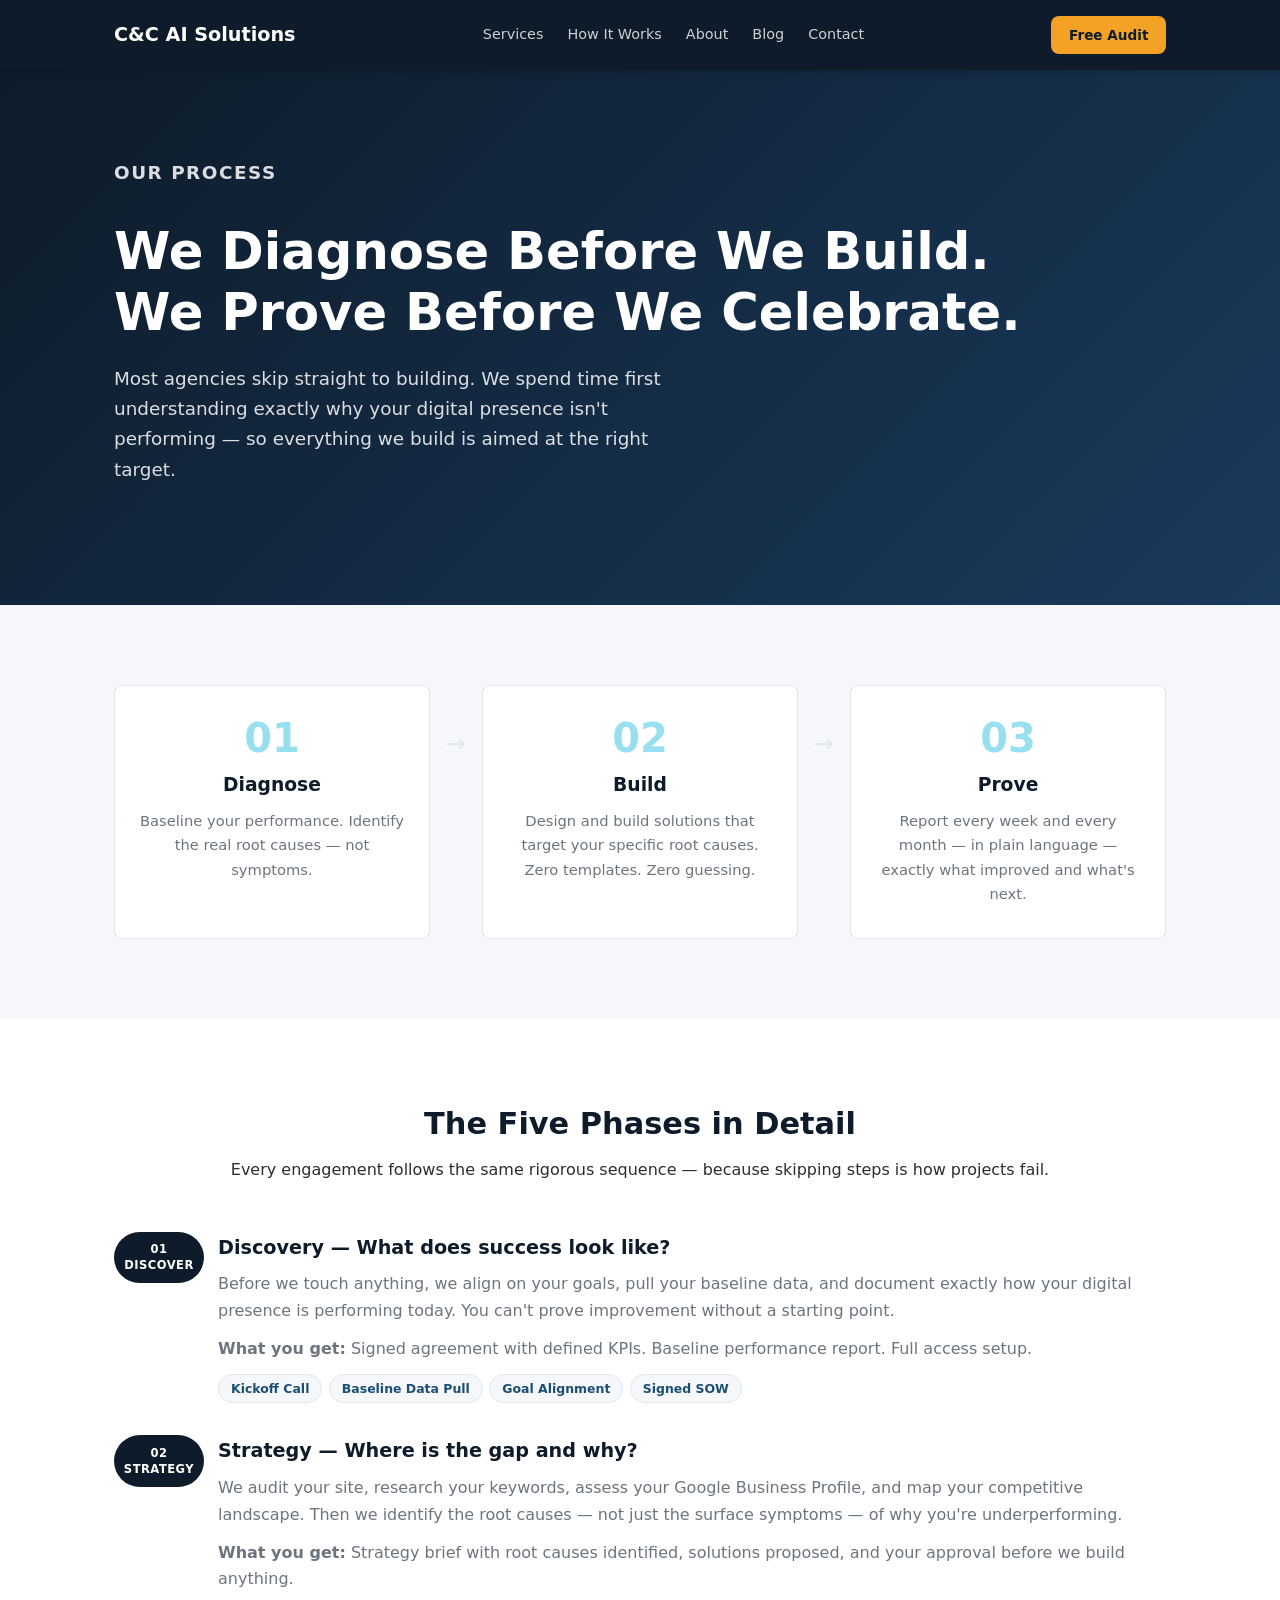
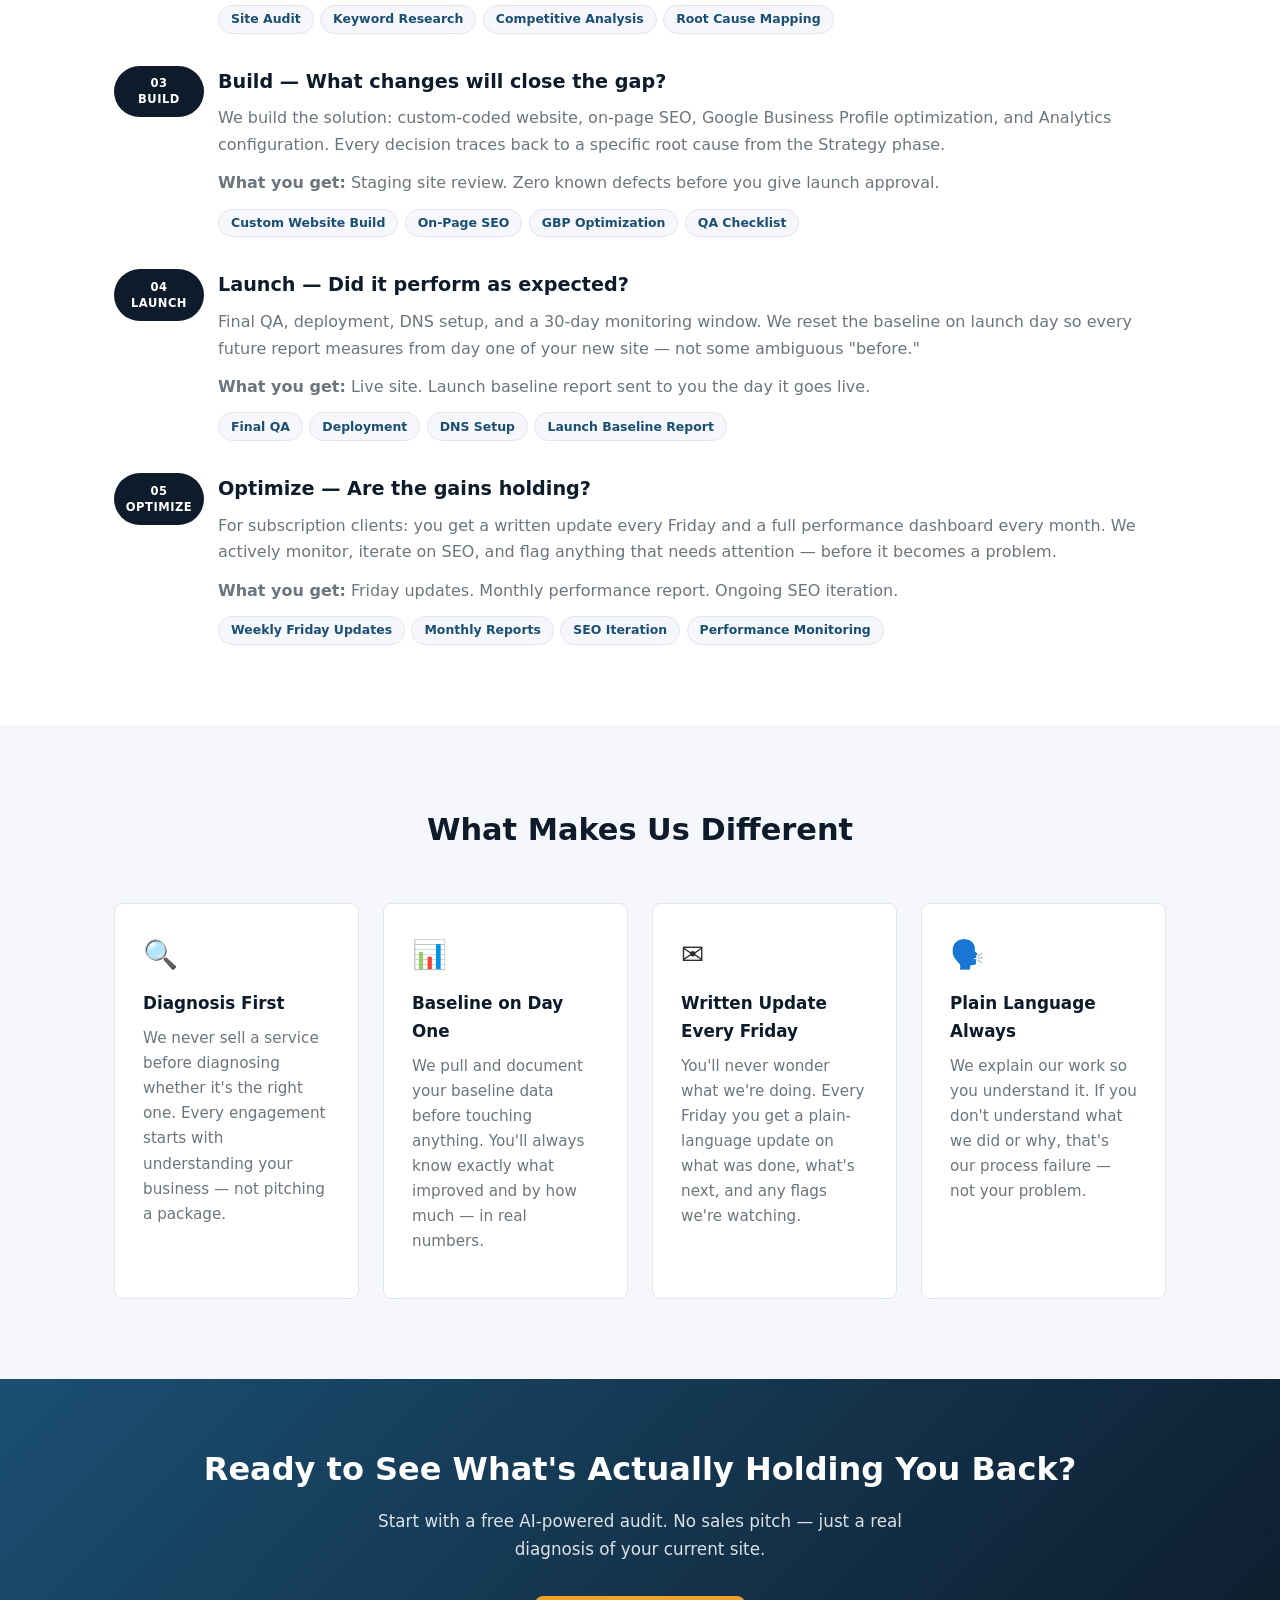
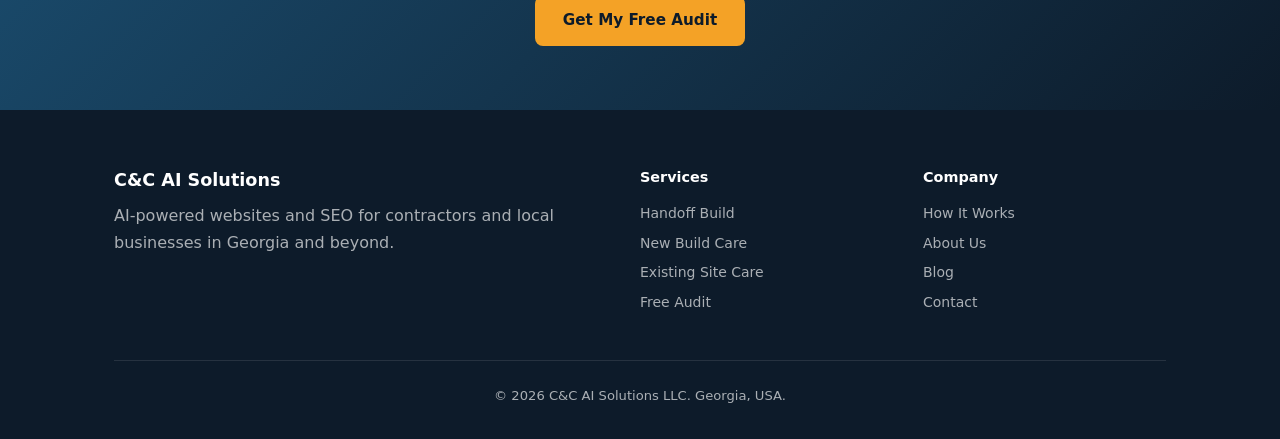
<file: process.html>
<!DOCTYPE html>
<html lang="en">
<head>
  <meta charset="UTF-8" />
  <meta name="viewport" content="width=device-width, initial-scale=1.0" />
  <meta name="description" content="How C&C AI Solutions works — a 5-phase process built on diagnosis, data, and proven results for local businesses." />
  <title>How It Works | C&C AI Solutions</title>
  <link rel="stylesheet" href="style.css" />
</head>
<body>

  <header class="site-header">
    <div class="container">
      <a href="index.html" class="logo">C&amp;C AI Solutions</a>
      <nav id="main-nav">
        <a href="services.html">Services</a>
        <a href="process.html">How It Works</a>
        <a href="about.html">About</a>
        <a href="blog.html">Blog</a>
        <a href="contact.html">Contact</a>
        <a href="audit.html" class="btn btn-sm nav-audit">Free Audit</a>
      </nav>
      <div class="header-right">
        <a href="audit.html" class="btn btn-sm desktop-audit">Free Audit</a>
        <button class="hamburger" id="hamburger" aria-label="Open menu" aria-expanded="false">
          <span></span><span></span><span></span>
        </button>
      </div>
    </div>
  </header>

  <main>

    <section class="hero">
      <div class="container">
        <p class="hero-eyebrow">Our Process</p>
        <h1>We Diagnose Before We Build.<br>We Prove Before We Celebrate.</h1>
        <p>Most agencies skip straight to building. We spend time first understanding exactly why your digital presence isn't performing — so everything we build is aimed at the right target.</p>
      </div>
    </section>

    <!-- 3-step summary -->
    <section class="section section-alt">
      <div class="container">
        <div class="steps">
          <div class="step">
            <div class="step-number">01</div>
            <h3>Diagnose</h3>
            <p>Baseline your performance. Identify the real root causes — not symptoms.</p>
          </div>
          <div class="step-arrow">→</div>
          <div class="step">
            <div class="step-number">02</div>
            <h3>Build</h3>
            <p>Design and build solutions that target your specific root causes. Zero templates. Zero guessing.</p>
          </div>
          <div class="step-arrow">→</div>
          <div class="step">
            <div class="step-number">03</div>
            <h3>Prove</h3>
            <p>Report every week and every month — in plain language — exactly what improved and what's next.</p>
          </div>
        </div>
      </div>
    </section>

    <!-- 5 phases -->
    <section class="section">
      <div class="container">
        <div class="section-header">
          <h2>The Five Phases in Detail</h2>
          <p class="lead">Every engagement follows the same rigorous sequence — because skipping steps is how projects fail.</p>
        </div>
        <div class="phase-grid">

          <div class="phase">
            <div class="phase-badge">01<br>DISCOVER</div>
            <div class="phase-body">
              <h3>Discovery — What does success look like?</h3>
              <p>Before we touch anything, we align on your goals, pull your baseline data, and document exactly how your digital presence is performing today. You can't prove improvement without a starting point.</p>
              <p><strong>What you get:</strong> Signed agreement with defined KPIs. Baseline performance report. Full access setup.</p>
              <div class="tags">
                <span class="tag">Kickoff Call</span>
                <span class="tag">Baseline Data Pull</span>
                <span class="tag">Goal Alignment</span>
                <span class="tag">Signed SOW</span>
              </div>
            </div>
          </div>

          <div class="phase">
            <div class="phase-badge">02<br>STRATEGY</div>
            <div class="phase-body">
              <h3>Strategy — Where is the gap and why?</h3>
              <p>We audit your site, research your keywords, assess your Google Business Profile, and map your competitive landscape. Then we identify the root causes — not just the surface symptoms — of why you're underperforming.</p>
              <p><strong>What you get:</strong> Strategy brief with root causes identified, solutions proposed, and your approval before we build anything.</p>
              <div class="tags">
                <span class="tag">Site Audit</span>
                <span class="tag">Keyword Research</span>
                <span class="tag">Competitive Analysis</span>
                <span class="tag">Root Cause Mapping</span>
              </div>
            </div>
          </div>

          <div class="phase">
            <div class="phase-badge">03<br>BUILD</div>
            <div class="phase-body">
              <h3>Build — What changes will close the gap?</h3>
              <p>We build the solution: custom-coded website, on-page SEO, Google Business Profile optimization, and Analytics configuration. Every decision traces back to a specific root cause from the Strategy phase.</p>
              <p><strong>What you get:</strong> Staging site review. Zero known defects before you give launch approval.</p>
              <div class="tags">
                <span class="tag">Custom Website Build</span>
                <span class="tag">On-Page SEO</span>
                <span class="tag">GBP Optimization</span>
                <span class="tag">QA Checklist</span>
              </div>
            </div>
          </div>

          <div class="phase">
            <div class="phase-badge">04<br>LAUNCH</div>
            <div class="phase-body">
              <h3>Launch — Did it perform as expected?</h3>
              <p>Final QA, deployment, DNS setup, and a 30-day monitoring window. We reset the baseline on launch day so every future report measures from day one of your new site — not some ambiguous "before."</p>
              <p><strong>What you get:</strong> Live site. Launch baseline report sent to you the day it goes live.</p>
              <div class="tags">
                <span class="tag">Final QA</span>
                <span class="tag">Deployment</span>
                <span class="tag">DNS Setup</span>
                <span class="tag">Launch Baseline Report</span>
              </div>
            </div>
          </div>

          <div class="phase">
            <div class="phase-badge">05<br>OPTIMIZE</div>
            <div class="phase-body">
              <h3>Optimize — Are the gains holding?</h3>
              <p>For subscription clients: you get a written update every Friday and a full performance dashboard every month. We actively monitor, iterate on SEO, and flag anything that needs attention — before it becomes a problem.</p>
              <p><strong>What you get:</strong> Friday updates. Monthly performance report. Ongoing SEO iteration.</p>
              <div class="tags">
                <span class="tag">Weekly Friday Updates</span>
                <span class="tag">Monthly Reports</span>
                <span class="tag">SEO Iteration</span>
                <span class="tag">Performance Monitoring</span>
              </div>
            </div>
          </div>

        </div>
      </div>
    </section>

    <!-- What makes us different -->
    <section class="section section-alt">
      <div class="container">
        <div class="section-header">
          <h2>What Makes Us Different</h2>
        </div>
        <div class="card-grid">
          <div class="card">
            <div class="card-icon">🔍</div>
            <h3>Diagnosis First</h3>
            <p>We never sell a service before diagnosing whether it's the right one. Every engagement starts with understanding your business — not pitching a package.</p>
          </div>
          <div class="card">
            <div class="card-icon">📊</div>
            <h3>Baseline on Day One</h3>
            <p>We pull and document your baseline data before touching anything. You'll always know exactly what improved and by how much — in real numbers.</p>
          </div>
          <div class="card">
            <div class="card-icon">✉️</div>
            <h3>Written Update Every Friday</h3>
            <p>You'll never wonder what we're doing. Every Friday you get a plain-language update on what was done, what's next, and any flags we're watching.</p>
          </div>
          <div class="card">
            <div class="card-icon">🗣️</div>
            <h3>Plain Language Always</h3>
            <p>We explain our work so you understand it. If you don't understand what we did or why, that's our process failure — not your problem.</p>
          </div>
        </div>
      </div>
    </section>

    <section class="cta-banner">
      <div class="container">
        <h2>Ready to See What's Actually Holding You Back?</h2>
        <p>Start with a free AI-powered audit. No sales pitch — just a real diagnosis of your current site.</p>
        <a href="audit.html" class="btn">Get My Free Audit</a>
      </div>
    </section>

  </main>

  <footer class="site-footer">
    <div class="container">
      <div class="footer-grid">
        <div>
          <p class="footer-brand">C&amp;C AI Solutions</p>
          <p>AI-powered websites and SEO for contractors and local businesses in Georgia and beyond.</p>
        </div>
        <div>
          <p class="footer-heading">Services</p>
          <a href="services.html#handoff">Handoff Build</a>
          <a href="services.html#subscription">New Build Care</a>
          <a href="services.html#existing">Existing Site Care</a>
          <a href="audit.html">Free Audit</a>
        </div>
        <div>
          <p class="footer-heading">Company</p>
          <a href="process.html">How It Works</a>
          <a href="about.html">About Us</a>
          <a href="blog.html">Blog</a>
          <a href="contact.html">Contact</a>
        </div>
      </div>
      <p class="footer-copy">&copy; 2026 C&amp;C AI Solutions LLC. Georgia, USA.</p>
    </div>
  </footer>

  <script src="nav.js"></script>
</body>
</html>
</file>
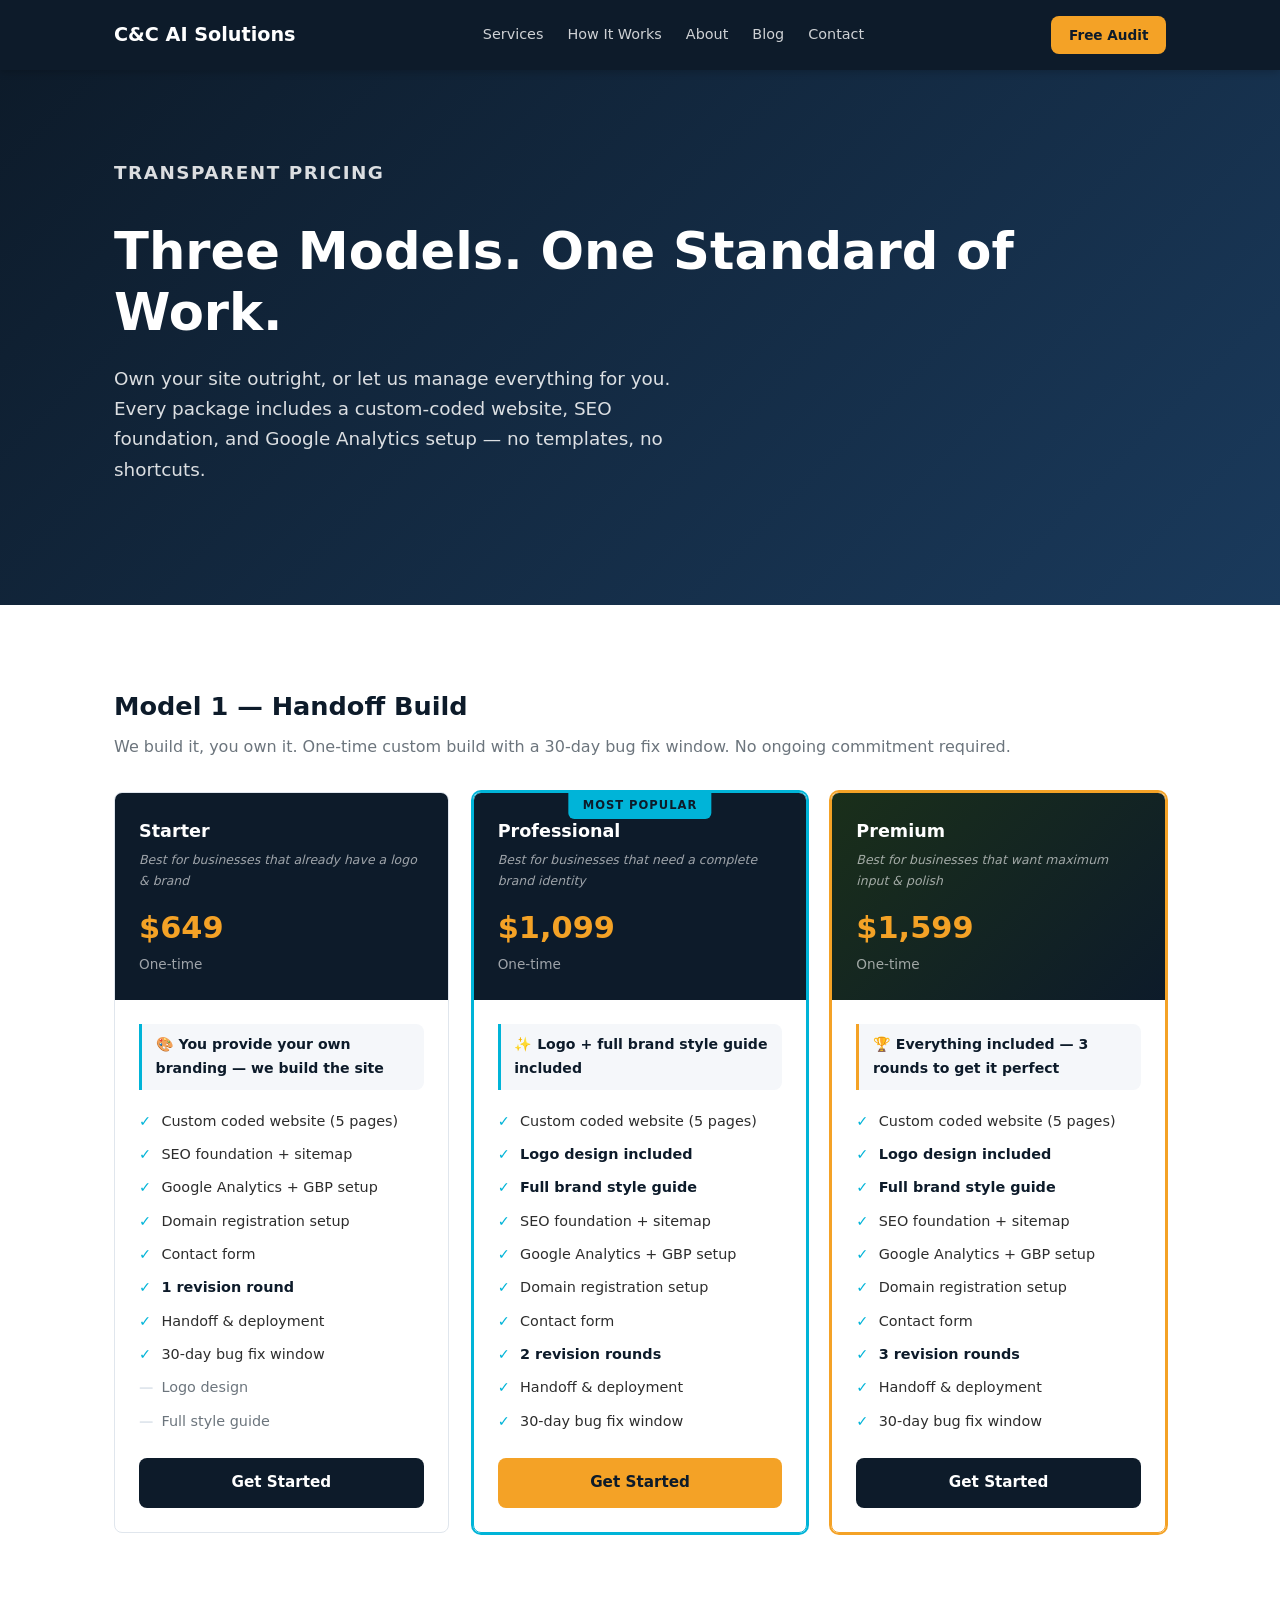
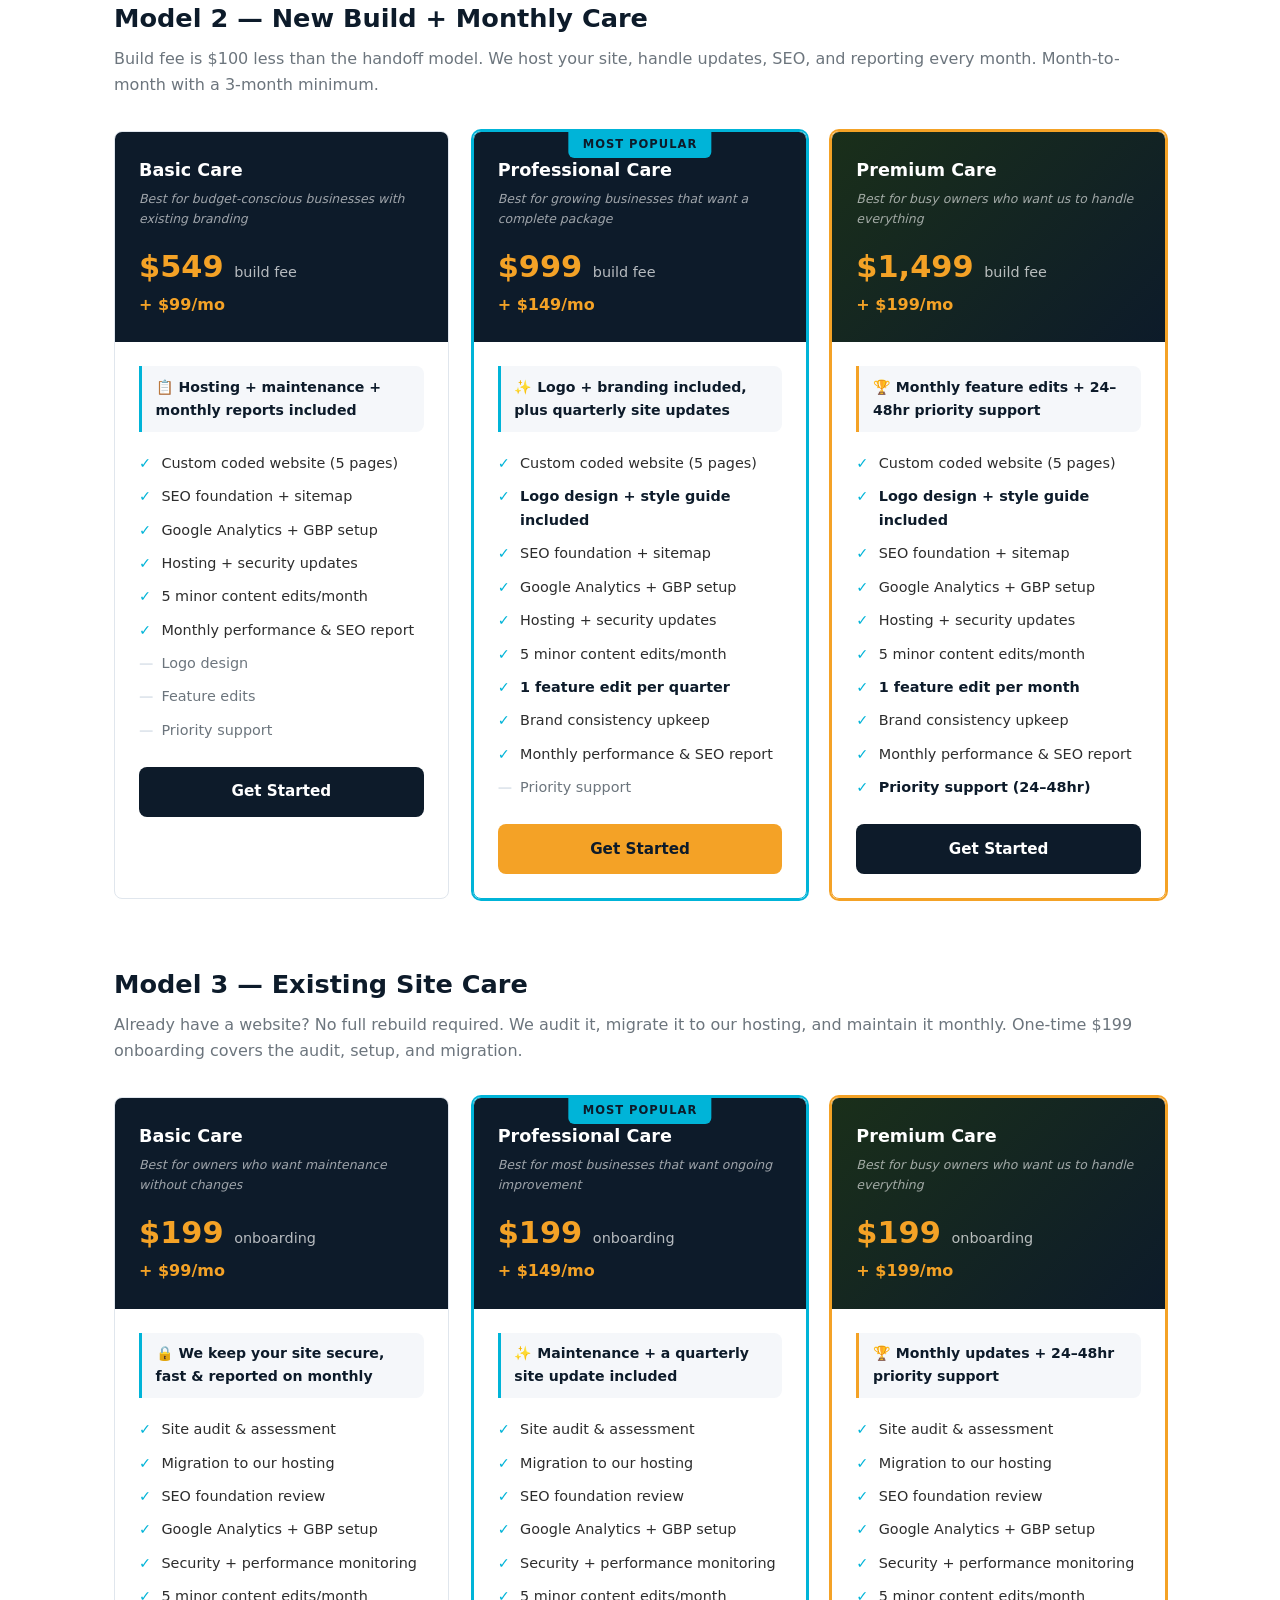
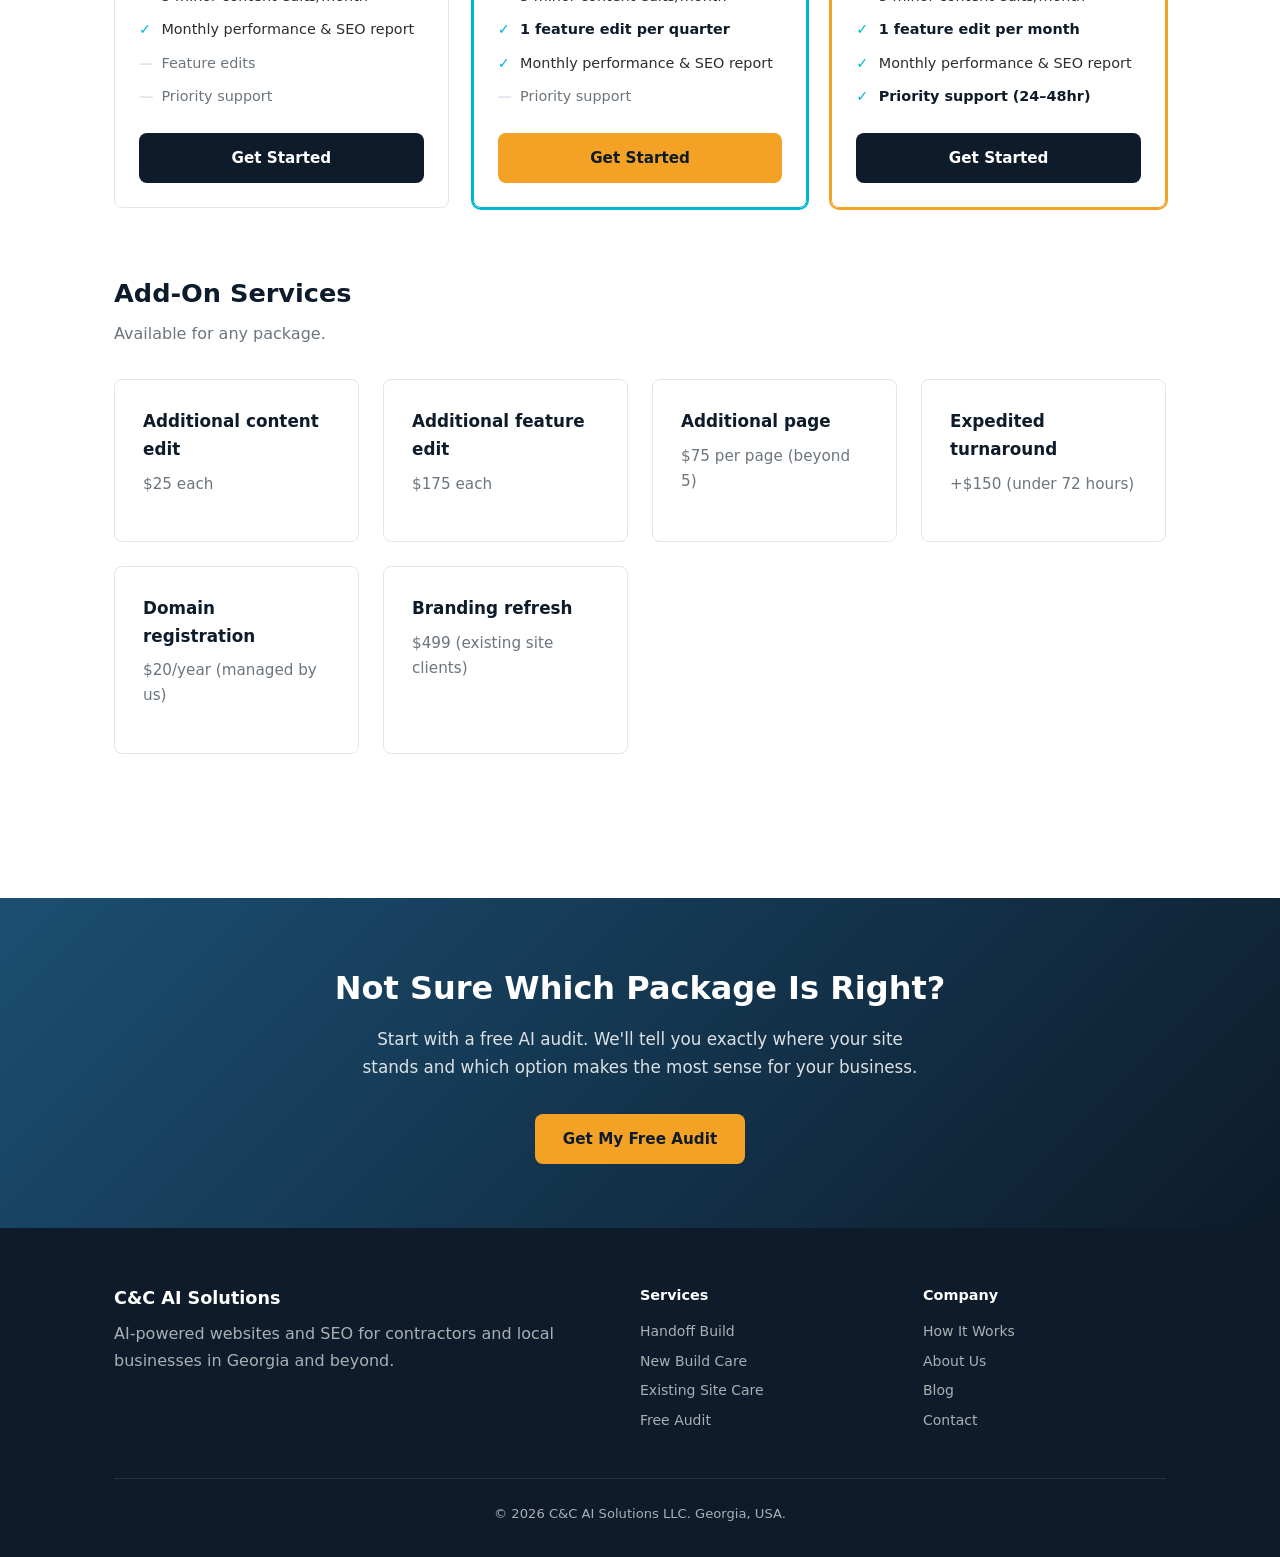
<file: services.html>
<!DOCTYPE html>
<html lang="en">
<head>
  <meta charset="UTF-8" />
  <meta name="viewport" content="width=device-width, initial-scale=1.0" />
  <meta name="description" content="C&C AI Solutions pricing — custom website builds, monthly care plans, and existing site optimization for contractors and local businesses." />
  <title>Services & Pricing | C&C AI Solutions</title>
  <link rel="stylesheet" href="style.css" />
</head>
<body>

  <header class="site-header">
    <div class="container">
      <a href="index.html" class="logo">C&amp;C AI Solutions</a>
      <nav id="main-nav">
        <a href="services.html">Services</a>
        <a href="process.html">How It Works</a>
        <a href="about.html">About</a>
        <a href="blog.html">Blog</a>
        <a href="contact.html">Contact</a>
        <a href="audit.html" class="btn btn-sm nav-audit">Free Audit</a>
      </nav>
      <div class="header-right">
        <a href="audit.html" class="btn btn-sm desktop-audit">Free Audit</a>
        <button class="hamburger" id="hamburger" aria-label="Open menu" aria-expanded="false">
          <span></span><span></span><span></span>
        </button>
      </div>
    </div>
  </header>

  <main>

    <section class="hero">
      <div class="container">
        <p class="hero-eyebrow">Transparent Pricing</p>
        <h1>Three Models. One Standard of Work.</h1>
        <p>Own your site outright, or let us manage everything for you. Every package includes a custom-coded website, SEO foundation, and Google Analytics setup — no templates, no shortcuts.</p>
      </div>
    </section>

    <section class="section">
      <div class="container">

        <!-- Mobile model tabs -->
        <div class="model-tabs" style="display:none;">
          <button class="model-tab active" data-target="handoff">Handoff</button>
          <button class="model-tab" data-target="subscription">New Build</button>
          <button class="model-tab" data-target="existing">Existing Site</button>
        </div>

        <!-- Model 1: Handoff -->
        <div class="pricing-section" id="handoff" data-model="handoff">
          <h2>Model 1 — Handoff Build</h2>
          <p class="subhead">We build it, you own it. One-time custom build with a 30-day bug fix window. No ongoing commitment required.</p>
          <div class="pricing-grid">

            <div class="price-card tier-starter">
              <div class="price-card-header">
                <h3>Starter</h3>
                <p class="tier-tagline">Best for businesses that already have a logo &amp; brand</p>
                <div class="price">$649</div>
                <div style="color:rgba(255,255,255,0.6);font-size:0.85rem;">One-time</div>
              </div>
              <div class="price-card-body">
                <div class="differentiator">&#127912; You provide your own branding &mdash; we build the site</div>
                <ul class="feature-list">
                  <li>Custom coded website (5 pages)</li>
                  <li>SEO foundation + sitemap</li>
                  <li>Google Analytics + GBP setup</li>
                  <li>Domain registration setup</li>
                  <li>Contact form</li>
                  <li><strong>1 revision round</strong></li>
                  <li>Handoff &amp; deployment</li>
                  <li>30-day bug fix window</li>
                  <li class="no">Logo design</li>
                  <li class="no">Full style guide</li>
                </ul>
                <a href="contact.html" class="btn btn-navy" style="width:100%;text-align:center;display:block;">Get Started</a>
              </div>
            </div>

            <div class="price-card featured tier-professional">
              <div class="popular-badge">Most Popular</div>
              <div class="price-card-header">
                <h3>Professional</h3>
                <p class="tier-tagline">Best for businesses that need a complete brand identity</p>
                <div class="price">$1,099</div>
                <div style="color:rgba(255,255,255,0.6);font-size:0.85rem;">One-time</div>
              </div>
              <div class="price-card-body">
                <div class="differentiator">&#10024; Logo + full brand style guide included</div>
                <ul class="feature-list">
                  <li>Custom coded website (5 pages)</li>
                  <li><strong>Logo design included</strong></li>
                  <li><strong>Full brand style guide</strong></li>
                  <li>SEO foundation + sitemap</li>
                  <li>Google Analytics + GBP setup</li>
                  <li>Domain registration setup</li>
                  <li>Contact form</li>
                  <li><strong>2 revision rounds</strong></li>
                  <li>Handoff &amp; deployment</li>
                  <li>30-day bug fix window</li>
                </ul>
                <a href="contact.html" class="btn" style="width:100%;text-align:center;display:block;">Get Started</a>
              </div>
            </div>

            <div class="price-card tier-premium">
              <div class="price-card-header">
                <h3>Premium</h3>
                <p class="tier-tagline">Best for businesses that want maximum input &amp; polish</p>
                <div class="price">$1,599</div>
                <div style="color:rgba(255,255,255,0.6);font-size:0.85rem;">One-time</div>
              </div>
              <div class="price-card-body">
                <div class="differentiator">&#127942; Everything included &mdash; 3 rounds to get it perfect</div>
                <ul class="feature-list">
                  <li>Custom coded website (5 pages)</li>
                  <li><strong>Logo design included</strong></li>
                  <li><strong>Full brand style guide</strong></li>
                  <li>SEO foundation + sitemap</li>
                  <li>Google Analytics + GBP setup</li>
                  <li>Domain registration setup</li>
                  <li>Contact form</li>
                  <li><strong>3 revision rounds</strong></li>
                  <li>Handoff &amp; deployment</li>
                  <li>30-day bug fix window</li>
                </ul>
                <a href="contact.html" class="btn btn-navy" style="width:100%;text-align:center;display:block;">Get Started</a>
              </div>
            </div>

          </div>
        </div>

        <!-- Model 2: New Build Subscription -->
        <div class="pricing-section" id="subscription" data-model="subscription">
          <h2>Model 2 — New Build + Monthly Care</h2>
          <p class="subhead">Build fee is $100 less than the handoff model. We host your site, handle updates, SEO, and reporting every month. Month-to-month with a 3-month minimum.</p>
          <div class="pricing-grid">

            <div class="price-card tier-starter">
              <div class="price-card-header">
                <h3>Basic Care</h3>
                <p class="tier-tagline">Best for budget-conscious businesses with existing branding</p>
                <div class="price">$549 <span>build fee</span></div>
                <div style="color:var(--amber);font-weight:700;">+ $99/mo</div>
              </div>
              <div class="price-card-body">
                <div class="differentiator">&#128203; Hosting + maintenance + monthly reports included</div>
                <ul class="feature-list">
                  <li>Custom coded website (5 pages)</li>
                  <li>SEO foundation + sitemap</li>
                  <li>Google Analytics + GBP setup</li>
                  <li>Hosting + security updates</li>
                  <li>5 minor content edits/month</li>
                  <li>Monthly performance &amp; SEO report</li>
                  <li class="no">Logo design</li>
                  <li class="no">Feature edits</li>
                  <li class="no">Priority support</li>
                </ul>
                <a href="contact.html" class="btn btn-navy" style="width:100%;text-align:center;display:block;">Get Started</a>
              </div>
            </div>

            <div class="price-card featured tier-professional">
              <div class="popular-badge">Most Popular</div>
              <div class="price-card-header">
                <h3>Professional Care</h3>
                <p class="tier-tagline">Best for growing businesses that want a complete package</p>
                <div class="price">$999 <span>build fee</span></div>
                <div style="color:var(--amber);font-weight:700;">+ $149/mo</div>
              </div>
              <div class="price-card-body">
                <div class="differentiator">&#10024; Logo + branding included, plus quarterly site updates</div>
                <ul class="feature-list">
                  <li>Custom coded website (5 pages)</li>
                  <li><strong>Logo design + style guide included</strong></li>
                  <li>SEO foundation + sitemap</li>
                  <li>Google Analytics + GBP setup</li>
                  <li>Hosting + security updates</li>
                  <li>5 minor content edits/month</li>
                  <li><strong>1 feature edit per quarter</strong></li>
                  <li>Brand consistency upkeep</li>
                  <li>Monthly performance &amp; SEO report</li>
                  <li class="no">Priority support</li>
                </ul>
                <a href="contact.html" class="btn" style="width:100%;text-align:center;display:block;">Get Started</a>
              </div>
            </div>

            <div class="price-card tier-premium">
              <div class="price-card-header">
                <h3>Premium Care</h3>
                <p class="tier-tagline">Best for busy owners who want us to handle everything</p>
                <div class="price">$1,499 <span>build fee</span></div>
                <div style="color:var(--amber);font-weight:700;">+ $199/mo</div>
              </div>
              <div class="price-card-body">
                <div class="differentiator">&#127942; Monthly feature edits + 24–48hr priority support</div>
                <ul class="feature-list">
                  <li>Custom coded website (5 pages)</li>
                  <li><strong>Logo design + style guide included</strong></li>
                  <li>SEO foundation + sitemap</li>
                  <li>Google Analytics + GBP setup</li>
                  <li>Hosting + security updates</li>
                  <li>5 minor content edits/month</li>
                  <li><strong>1 feature edit per month</strong></li>
                  <li>Brand consistency upkeep</li>
                  <li>Monthly performance &amp; SEO report</li>
                  <li><strong>Priority support (24–48hr)</strong></li>
                </ul>
                <a href="contact.html" class="btn btn-navy" style="width:100%;text-align:center;display:block;">Get Started</a>
              </div>
            </div>

          </div>
        </div>

        <!-- Model 3: Existing Site -->
        <div class="pricing-section" id="existing" data-model="existing">
          <h2>Model 3 — Existing Site Care</h2>
          <p class="subhead">Already have a website? No full rebuild required. We audit it, migrate it to our hosting, and maintain it monthly. One-time $199 onboarding covers the audit, setup, and migration.</p>
          <div class="pricing-grid">

            <div class="price-card tier-starter">
              <div class="price-card-header">
                <h3>Basic Care</h3>
                <p class="tier-tagline">Best for owners who want maintenance without changes</p>
                <div class="price">$199 <span>onboarding</span></div>
                <div style="color:var(--amber);font-weight:700;">+ $99/mo</div>
              </div>
              <div class="price-card-body">
                <div class="differentiator">&#128274; We keep your site secure, fast &amp; reported on monthly</div>
                <ul class="feature-list">
                  <li>Site audit &amp; assessment</li>
                  <li>Migration to our hosting</li>
                  <li>SEO foundation review</li>
                  <li>Google Analytics + GBP setup</li>
                  <li>Security + performance monitoring</li>
                  <li>5 minor content edits/month</li>
                  <li>Monthly performance &amp; SEO report</li>
                  <li class="no">Feature edits</li>
                  <li class="no">Priority support</li>
                </ul>
                <a href="contact.html" class="btn btn-navy" style="width:100%;text-align:center;display:block;">Get Started</a>
              </div>
            </div>

            <div class="price-card featured tier-professional">
              <div class="popular-badge">Most Popular</div>
              <div class="price-card-header">
                <h3>Professional Care</h3>
                <p class="tier-tagline">Best for most businesses that want ongoing improvement</p>
                <div class="price">$199 <span>onboarding</span></div>
                <div style="color:var(--amber);font-weight:700;">+ $149/mo</div>
              </div>
              <div class="price-card-body">
                <div class="differentiator">&#10024; Maintenance + a quarterly site update included</div>
                <ul class="feature-list">
                  <li>Site audit &amp; assessment</li>
                  <li>Migration to our hosting</li>
                  <li>SEO foundation review</li>
                  <li>Google Analytics + GBP setup</li>
                  <li>Security + performance monitoring</li>
                  <li>5 minor content edits/month</li>
                  <li><strong>1 feature edit per quarter</strong></li>
                  <li>Monthly performance &amp; SEO report</li>
                  <li class="no">Priority support</li>
                </ul>
                <a href="contact.html" class="btn" style="width:100%;text-align:center;display:block;">Get Started</a>
              </div>
            </div>

            <div class="price-card tier-premium">
              <div class="price-card-header">
                <h3>Premium Care</h3>
                <p class="tier-tagline">Best for busy owners who want us to handle everything</p>
                <div class="price">$199 <span>onboarding</span></div>
                <div style="color:var(--amber);font-weight:700;">+ $199/mo</div>
              </div>
              <div class="price-card-body">
                <div class="differentiator">&#127942; Monthly updates + 24–48hr priority support</div>
                <ul class="feature-list">
                  <li>Site audit &amp; assessment</li>
                  <li>Migration to our hosting</li>
                  <li>SEO foundation review</li>
                  <li>Google Analytics + GBP setup</li>
                  <li>Security + performance monitoring</li>
                  <li>5 minor content edits/month</li>
                  <li><strong>1 feature edit per month</strong></li>
                  <li>Monthly performance &amp; SEO report</li>
                  <li><strong>Priority support (24–48hr)</strong></li>
                </ul>
                <a href="contact.html" class="btn btn-navy" style="width:100%;text-align:center;display:block;">Get Started</a>
              </div>
            </div>

          </div>
        </div>

        <!-- Add-Ons -->
        <div class="pricing-section">
          <h2>Add-On Services</h2>
          <p class="subhead">Available for any package.</p>
          <div class="card-grid">
            <div class="card"><h3>Additional content edit</h3><p>$25 each</p></div>
            <div class="card"><h3>Additional feature edit</h3><p>$175 each</p></div>
            <div class="card"><h3>Additional page</h3><p>$75 per page (beyond 5)</p></div>
            <div class="card"><h3>Expedited turnaround</h3><p>+$150 (under 72 hours)</p></div>
            <div class="card"><h3>Domain registration</h3><p>$20/year (managed by us)</p></div>
            <div class="card"><h3>Branding refresh</h3><p>$499 (existing site clients)</p></div>
          </div>
        </div>

      </div>
    </section>

    <section class="cta-banner">
      <div class="container">
        <h2>Not Sure Which Package Is Right?</h2>
        <p>Start with a free AI audit. We'll tell you exactly where your site stands and which option makes the most sense for your business.</p>
        <a href="audit.html" class="btn">Get My Free Audit</a>
      </div>
    </section>

  </main>

  <footer class="site-footer">
    <div class="container">
      <div class="footer-grid">
        <div>
          <p class="footer-brand">C&amp;C AI Solutions</p>
          <p>AI-powered websites and SEO for contractors and local businesses in Georgia and beyond.</p>
        </div>
        <div>
          <p class="footer-heading">Services</p>
          <a href="services.html#handoff">Handoff Build</a>
          <a href="services.html#subscription">New Build Care</a>
          <a href="services.html#existing">Existing Site Care</a>
          <a href="audit.html">Free Audit</a>
        </div>
        <div>
          <p class="footer-heading">Company</p>
          <a href="process.html">How It Works</a>
          <a href="about.html">About Us</a>
          <a href="blog.html">Blog</a>
          <a href="contact.html">Contact</a>
        </div>
      </div>
      <p class="footer-copy">&copy; 2026 C&amp;C AI Solutions LLC. Georgia, USA.</p>
    </div>
  </footer>

  <script src="nav.js"></script>
</body>
</html>
</file>
<file: style.css>
/* ── Variables ── */
:root {
  --navy:      #0d1b2a;
  --blue:      #1b4f72;
  --accent:    #00b4d8;
  --amber:     #f4a226;
  --light:     #f5f7fa;
  --white:     #ffffff;
  --text:      #2d2d2d;
  --muted:     #6c757d;
  --border:    #e0e6ed;
  --radius:    8px;
  --max-width: 1100px;
}

/* ── Reset ── */
*, *::before, *::after { box-sizing: border-box; margin: 0; padding: 0; }
body { font-family: 'Segoe UI', system-ui, sans-serif; color: var(--text); background: var(--white); line-height: 1.65; }
a { color: inherit; text-decoration: none; }
img { max-width: 100%; display: block; }

/* ── Layout ── */
.container { max-width: var(--max-width); margin: 0 auto; padding: 0 1.5rem; }
.two-col { display: grid; grid-template-columns: 1fr 1fr; gap: 3rem; align-items: start; }
.section-header { text-align: center; margin-bottom: 3rem; }
.section-header h2 { font-size: 1.9rem; color: var(--navy); margin-bottom: 0.5rem; }

/* ── Header ── */
.site-header { background: var(--navy); padding: 1rem 0; position: sticky; top: 0; z-index: 100; box-shadow: 0 2px 8px rgba(0,0,0,0.2); }
.site-header .container { display: flex; align-items: center; justify-content: space-between; gap: 1rem; }
.logo { color: var(--white); font-size: 1.2rem; font-weight: 700; white-space: nowrap; }
nav { display: flex; gap: 1.5rem; flex: 1; justify-content: center; }
nav a { color: rgba(255,255,255,0.8); font-size: 0.9rem; transition: color 0.2s; }
nav a:hover { color: var(--accent); }

/* ── Buttons ── */
.btn { display: inline-block; background: var(--amber); color: var(--navy); font-weight: 700; padding: 0.8rem 1.75rem; border-radius: var(--radius); transition: opacity 0.2s; font-size: 0.95rem; }
.btn:hover { opacity: 0.88; }
.btn-outline { background: transparent; border: 2px solid var(--white); color: var(--white); }
.btn-outline:hover { background: rgba(255,255,255,0.1); opacity: 1; }
.btn-sm { padding: 0.5rem 1.1rem; font-size: 0.85rem; }
.btn-navy { background: var(--navy); color: var(--white); }
.btn-navy:hover { opacity: 0.85; }

/* ── Hero ── */
.hero { background: linear-gradient(135deg, var(--navy) 0%, #1a3a5c 100%); color: var(--white); padding: 5.5rem 0; }
.hero-eyebrow { font-size: 0.85rem; font-weight: 600; letter-spacing: 1.5px; text-transform: uppercase; color: var(--amber); margin-bottom: 1rem; }
.hero h1 { font-size: clamp(2rem, 4.5vw, 3.2rem); font-weight: 800; line-height: 1.2; margin-bottom: 1.25rem; }
.hero > .container > p { font-size: 1.15rem; max-width: 580px; color: rgba(255,255,255,0.85); margin-bottom: 2rem; }
.hero-ctas { display: flex; gap: 1rem; flex-wrap: wrap; }

/* ── Sections ── */
.section { padding: 5rem 0; }
.section-alt { background: var(--light); }

/* ── Cards ── */
.card-grid { display: grid; grid-template-columns: repeat(auto-fit, minmax(240px, 1fr)); gap: 1.5rem; }
.card { background: var(--white); border: 1px solid var(--border); border-radius: var(--radius); padding: 1.75rem; transition: box-shadow 0.2s, transform 0.2s; }
.card:hover { box-shadow: 0 6px 24px rgba(0,0,0,0.09); transform: translateY(-2px); }
.card-accent { border-color: var(--accent); background: #f0fbff; }
.card-icon { font-size: 1.75rem; margin-bottom: 0.75rem; }
.card h3 { color: var(--navy); margin-bottom: 0.5rem; font-size: 1.05rem; }
.card p { color: var(--muted); font-size: 0.95rem; margin-bottom: 1rem; }
.card-link { color: var(--blue); font-size: 0.9rem; font-weight: 600; }
.card-link:hover { color: var(--accent); }

/* ── Checklist card ── */
.checklist-card { background: var(--navy); color: var(--white); border-radius: var(--radius); padding: 2rem; }
.checklist-card h3 { color: var(--amber); margin-bottom: 1.25rem; }
.checklist { list-style: none; display: flex; flex-direction: column; gap: 0.75rem; }
.checklist li { padding-left: 1.5rem; position: relative; font-size: 0.95rem; color: rgba(255,255,255,0.9); }
.checklist li::before { content: '✓'; position: absolute; left: 0; color: var(--accent); font-weight: 700; }

/* ── Steps ── */
.steps { display: flex; align-items: stretch; gap: 1rem; }
.step { flex: 1; text-align: center; padding: 2rem 1.5rem; background: var(--white); border: 1px solid var(--border); border-radius: var(--radius); }
.step-number { font-size: 2.5rem; font-weight: 800; color: var(--accent); opacity: 0.4; line-height: 1; margin-bottom: 0.75rem; }
.step h3 { color: var(--navy); margin-bottom: 0.5rem; }
.step p { color: var(--muted); font-size: 0.92rem; }
.step-arrow { font-size: 1.5rem; color: var(--border); padding-top: 2.5rem; flex-shrink: 0; }

/* ── CTA Banner ── */
.cta-banner { background: linear-gradient(135deg, var(--blue) 0%, var(--navy) 100%); color: var(--white); text-align: center; padding: 4rem 0; }
.cta-banner h2 { font-size: 2rem; margin-bottom: 0.75rem; }
.cta-banner p { font-size: 1.05rem; color: rgba(255,255,255,0.85); margin-bottom: 2rem; max-width: 560px; margin-left: auto; margin-right: auto; }

/* ── Process page ── */
.phase-grid { display: flex; flex-direction: column; gap: 2rem; }
.phase { display: grid; grid-template-columns: 80px 1fr; gap: 1.5rem; align-items: start; }
.phase-badge { width: 90px; background: var(--navy); color: var(--white); border-radius: 40px; padding: 0.6rem 0.5rem; display: flex; flex-direction: column; align-items: center; justify-content: center; font-weight: 800; font-size: 0.72rem; text-align: center; line-height: 1.4; flex-shrink: 0; letter-spacing: 0.5px; }
.phase-body h3 { color: var(--navy); font-size: 1.2rem; margin-bottom: 0.5rem; }
.phase-body p { color: var(--muted); margin-bottom: 0.75rem; }
.phase-body .tags { display: flex; flex-wrap: wrap; gap: 0.4rem; }
.phase-body .tag { background: var(--light); border: 1px solid var(--border); border-radius: 20px; padding: 0.2rem 0.75rem; font-size: 0.78rem; color: var(--blue); font-weight: 600; }

/* ── Pricing tables ── */
.pricing-section { margin-bottom: 4rem; }
.pricing-section h2 { color: var(--navy); font-size: 1.6rem; margin-bottom: 0.4rem; }
.pricing-section .subhead { color: var(--muted); margin-bottom: 2rem; }
.pricing-grid { display: grid; grid-template-columns: repeat(auto-fit, minmax(260px, 1fr)); gap: 1.5rem; }
.price-card { border: 1px solid var(--border); border-radius: var(--radius); overflow: hidden; position: relative; }
.price-card.featured { border-color: var(--accent); box-shadow: 0 0 0 2px var(--accent); }
.tier-premium { border-color: var(--amber); box-shadow: 0 0 0 2px var(--amber); }
.tier-premium .price-card-header { background: linear-gradient(135deg, #1a2f1a 0%, var(--navy) 100%); }
.popular-badge { position: absolute; top: -1px; left: 50%; transform: translateX(-50%); background: var(--accent); color: var(--navy); font-size: 0.72rem; font-weight: 800; text-transform: uppercase; letter-spacing: 1px; padding: 0.25rem 0.9rem; border-radius: 0 0 6px 6px; white-space: nowrap; }
.tier-tagline { font-size: 0.78rem; color: rgba(255,255,255,0.6); margin: 0.25rem 0 0.75rem; font-weight: 400; font-style: italic; }
.differentiator { background: var(--light); border-left: 3px solid var(--accent); border-radius: 0 var(--radius) var(--radius) 0; padding: 0.6rem 0.85rem; margin-bottom: 1.25rem; font-size: 0.88rem; font-weight: 600; color: var(--navy); }
.tier-premium .differentiator { border-left-color: var(--amber); }
.feature-list li strong { color: var(--navy); }
.price-card-header { padding: 1.5rem; background: var(--navy); color: var(--white); }
.price-card-header h3 { font-size: 1.1rem; margin-bottom: 0.25rem; }
.price-card-header .price { font-size: 1.9rem; font-weight: 800; color: var(--amber); }
.price-card-header .price span { font-size: 0.9rem; font-weight: 400; color: rgba(255,255,255,0.7); }
.price-card-body { padding: 1.5rem; }
.feature-list { list-style: none; display: flex; flex-direction: column; gap: 0.6rem; margin-bottom: 1.5rem; }
.feature-list li { font-size: 0.9rem; color: var(--text); padding-left: 1.4rem; position: relative; }
.feature-list li::before { content: '✓'; position: absolute; left: 0; color: var(--accent); font-weight: 700; }
.feature-list li.no::before { content: '—'; color: var(--border); }
.feature-list li.no { color: var(--muted); }

/* ── About page ── */
.founder-grid { display: grid; grid-template-columns: 1fr 1fr; gap: 2.5rem; }
.founder-card { border: 1px solid var(--border); border-radius: var(--radius); padding: 2rem; }
.founder-card h3 { color: var(--navy); font-size: 1.2rem; margin-bottom: 0.25rem; }
.founder-card .founder-role { color: var(--accent); font-size: 0.85rem; font-weight: 600; text-transform: uppercase; letter-spacing: 1px; margin-bottom: 1rem; }
.founder-card p { color: var(--muted); font-size: 0.95rem; }

/* ── Audit / Contact forms ── */
.form-card { background: var(--white); border: 1px solid var(--border); border-radius: var(--radius); padding: 2.5rem; max-width: 600px; }
.form-group { margin-bottom: 1.25rem; }
.form-group label { display: block; font-size: 0.9rem; font-weight: 600; color: var(--navy); margin-bottom: 0.4rem; }
.form-group input, .form-group textarea, .form-group select { width: 100%; padding: 0.7rem 1rem; border: 1px solid var(--border); border-radius: var(--radius); font-size: 0.95rem; font-family: inherit; color: var(--text); background: var(--white); transition: border-color 0.2s; }
.form-group input:focus, .form-group textarea:focus, .form-group select:focus { outline: none; border-color: var(--accent); }
.form-group textarea { min-height: 120px; resize: vertical; }

/* ── Blog ── */
.post-card { border: 1px solid var(--border); border-radius: var(--radius); padding: 1.75rem; margin-bottom: 1.5rem; transition: box-shadow 0.2s; }
.post-card:hover { box-shadow: 0 4px 16px rgba(0,0,0,0.07); }
.post-meta { font-size: 0.82rem; color: var(--muted); margin-bottom: 0.4rem; }
.post-card h3 { color: var(--navy); margin-bottom: 0.5rem; }
.post-card h3 a:hover { color: var(--blue); }
.post-card p { color: var(--muted); font-size: 0.93rem; }
.post-body { max-width: 720px; margin: 0 auto; }
.post-body h2 { font-size: 2rem; color: var(--navy); margin-bottom: 0.5rem; }
.post-body p { margin-bottom: 1.25rem; }
.post-body h3 { color: var(--navy); margin: 2rem 0 0.5rem; }
.back-link { display: inline-block; margin-bottom: 2rem; color: var(--blue); font-size: 0.9rem; }
.back-link:hover { color: var(--accent); }

/* ── Footer ── */
.site-footer { background: var(--navy); color: rgba(255,255,255,0.65); padding: 3.5rem 0 2rem; }
.footer-grid { display: grid; grid-template-columns: 2fr 1fr 1fr; gap: 2.5rem; margin-bottom: 2.5rem; }
.footer-brand { color: var(--white); font-weight: 700; font-size: 1.1rem; margin-bottom: 0.5rem; }
.footer-heading { color: var(--white); font-weight: 600; font-size: 0.9rem; margin-bottom: 0.75rem; }
.footer-grid div a { display: block; font-size: 0.875rem; margin-bottom: 0.4rem; transition: color 0.2s; }
.footer-grid div a:hover { color: var(--accent); }
.footer-copy { border-top: 1px solid rgba(255,255,255,0.1); padding-top: 1.5rem; font-size: 0.82rem; text-align: center; }

/* ── Hamburger menu ── */
.header-right { display: flex; align-items: center; gap: 0.75rem; }
.hamburger { display: none; flex-direction: column; justify-content: center; gap: 5px; background: none; border: none; cursor: pointer; padding: 4px; }
.nav-audit { display: none; }
.hamburger span { display: block; width: 22px; height: 2px; background: var(--white); border-radius: 2px; transition: all 0.25s; }
.hamburger.active span:nth-child(1) { transform: translateY(7px) rotate(45deg); }
.hamburger.active span:nth-child(2) { opacity: 0; }
.hamburger.active span:nth-child(3) { transform: translateY(-7px) rotate(-45deg); }

/* ── Model tabs (services page) ── */
.model-tabs { gap: 0; margin-bottom: 1.5rem; border: 1px solid var(--border); border-radius: var(--radius); overflow: hidden; }
.model-tab { flex: 1; padding: 0.7rem 0.5rem; background: var(--white); border: none; border-right: 1px solid var(--border); font-size: 0.82rem; font-weight: 600; color: var(--muted); cursor: pointer; transition: background 0.2s, color 0.2s; }
.model-tab:last-child { border-right: none; }
.model-tab.active { background: var(--navy); color: var(--white); }

/* ── Responsive ── */
@media (max-width: 768px) {
  /* Header — hamburger */
  .hamburger { display: flex; }
  .desktop-audit { display: none; }
  .site-header .container { justify-content: space-between; }
  nav { display: none; position: fixed; top: 57px; left: 0; right: 0; bottom: 0; background: var(--navy); flex-direction: column; padding: 2rem 1.5rem; gap: 0; z-index: 99; overflow-y: auto; }
  nav.open { display: flex; }
  nav a { color: rgba(255,255,255,0.85); font-size: 1.1rem; padding: 0.9rem 0; border-bottom: 1px solid rgba(255,255,255,0.08); }
  nav a:last-child { border-bottom: none; }
  .nav-audit { display: block !important; background: var(--amber); color: var(--navy) !important; text-align: center; border-radius: var(--radius); margin-top: 1rem; border-bottom: none !important; font-weight: 700; padding: 0.8rem 1rem; }

  /* Layout */
  .container { padding: 0 1.25rem; }
  .section { padding: 3rem 0; }
  .section-header { margin-bottom: 2rem; }
  .section-header h2 { font-size: 1.6rem; }

  /* Hero */
  .hero { padding: 3rem 0; }
  .hero h1 { font-size: clamp(1.6rem, 6vw, 2.2rem); }
  .hero > .container > p { font-size: 1rem; }
  .hero-ctas { flex-direction: column; align-items: flex-start; }
  .hero-ctas .btn { width: 100%; text-align: center; }

  /* Two-col layouts */
  .two-col { grid-template-columns: 1fr; gap: 2rem; }
  .founder-grid { grid-template-columns: 1fr; gap: 1.5rem; }

  /* Homepage problem/solution — trim to one paragraph on mobile */
  .two-col > div > p + p { display: none; }
  .two-col > div > h2 { font-size: 1.4rem; margin-bottom: 0.75rem; }

  /* Steps */
  .steps { flex-direction: column; align-items: stretch; }
  .step { padding: 1.5rem; text-align: center; }
  .step-number { font-size: 2rem; }
  .step-arrow { transform: rotate(90deg); align-self: center; padding: 0; font-size: 1.2rem; }

  /* Process phases — centered badge, stacked layout */
  .phase { grid-template-columns: 1fr; gap: 0.5rem; text-align: center; }
  .phase-badge { width: auto; display: inline-flex; flex-direction: row; gap: 0.4rem; align-self: center; margin: 0 auto; border-radius: var(--radius); padding: 0.4rem 1rem; font-size: 0.75rem; }
  .phase-body h3 { text-align: center; }
  .phase-body .tags { justify-content: center; }

  /* Cards */
  .card-grid { grid-template-columns: 1fr; }
  .pricing-grid { grid-template-columns: 1fr; }

  /* Pricing — hide "not included" rows and tighten */
  .feature-list li.no { display: none; }
  .price-card-body { padding: 1.25rem; }
  .feature-list { gap: 0.5rem; }
  .feature-list li { font-size: 0.88rem; }
  .price-card-header { padding: 1.25rem; }
  .price-card-header .price { font-size: 1.6rem; }
  .pricing-section { margin-bottom: 2rem; }

  /* Process — hide verbose body text, keep heading + tags */
  .phase-body > p { display: none; }
  .phase-body h3 { margin-bottom: 0.75rem; }

  /* Forms */
  .form-card { padding: 1.5rem; max-width: 100%; }

  /* CTA Banner */
  .cta-banner { padding: 2.5rem 0; }
  .cta-banner h2 { font-size: 1.5rem; }
  .cta-banner p { font-size: 0.95rem; }
  .cta-banner .btn { width: 100%; text-align: center; }

  /* Footer */
  .footer-grid { grid-template-columns: 1fr 1fr; gap: 1.5rem; }
  .site-footer { padding: 2.5rem 0 1.5rem; }
}

@media (max-width: 480px) {
  .footer-grid { grid-template-columns: 1fr; }
  .phase { grid-template-columns: 1fr; }
  .phase-badge { width: auto; flex-direction: row; gap: 0.5rem; border-radius: var(--radius); padding: 0.4rem 0.75rem; font-size: 0.75rem; justify-content: flex-start; }
  .pricing-section h2 { font-size: 1.35rem; }
}
</file>
